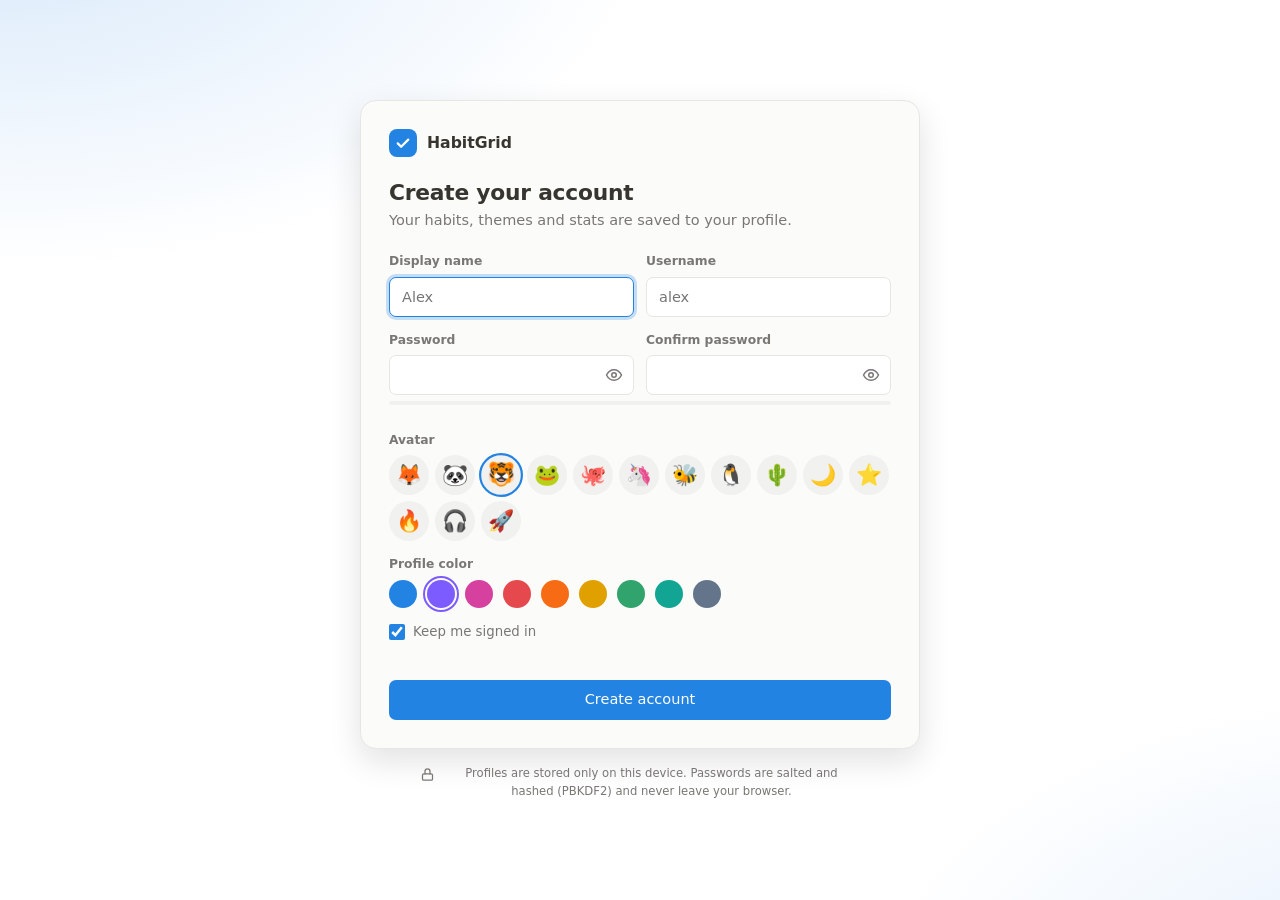
<file: index.html>
<!doctype html>
<html lang="en">
<head>
  <meta charset="utf-8">
  <meta name="viewport" content="width=device-width, initial-scale=1, viewport-fit=cover">
  <title>HabitGrid</title>
  <meta name="description" content="A tiny, private habit tracker with a monthly grid, charts, profiles and themes.">
  <meta name="theme-color" content="#191919">
  <link rel="manifest" href="manifest.webmanifest">
  <link rel="icon" href="icon.svg" type="image/svg+xml">
  <link rel="apple-touch-icon" href="icon.svg">
  <link rel="stylesheet" href="css/style.css">
  <script>
    // Apply the last-used theme before first paint so there's no flash of the wrong colors.
    (function () {
      try {
        var l = JSON.parse(localStorage.getItem('hg.look') || '{}'), d = document.documentElement, t = l.theme || 'system';
        if (t === 'system') t = matchMedia('(prefers-color-scheme: light)').matches ? 'paper' : 'midnight';
        d.dataset.theme = t;
        ['font', 'size', 'density', 'radius', 'cb', 'motion'].forEach(function (k) { if (l[k]) d.dataset[k] = l[k]; });
        if (/^#[0-9a-f]{6}$/i.test(l.accent || '')) d.style.setProperty('--accent', l.accent);
      } catch (e) { /* first visit */ }
    })();
  </script>
</head>
<body>
  <div id="app"><noscript><p style="padding:24px">HabitGrid needs JavaScript to run.</p></noscript></div>
  <div id="modal-root" hidden></div>
  <div id="toast-root" role="status" aria-live="polite"></div>
  <input type="file" id="import-file" accept="application/json,.json" hidden>
  <script src="js/store.js"></script>
  <script src="js/auth.js"></script>
  <script src="js/charts.js"></script>
  <script src="js/chat.js"></script>
  <script src="js/app.js"></script>
</body>
</html>
</file>
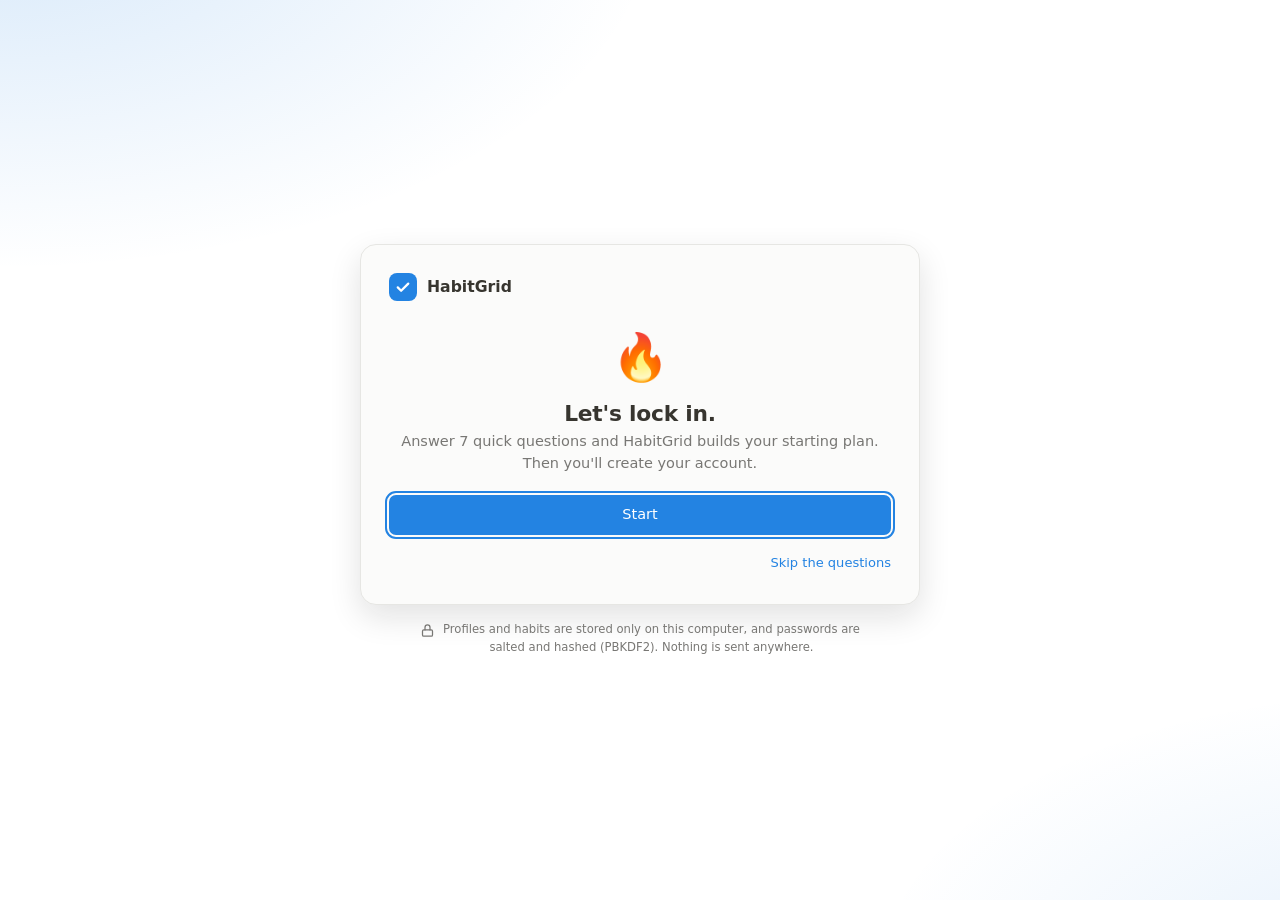
<file: web/index.html>
<!doctype html>
<html lang="en" class="booting">
<head>
  <meta charset="utf-8">
  <meta name="viewport" content="width=device-width, initial-scale=1">
  <title>HabitGrid</title>
  <link rel="stylesheet" href="css/style.css">
  <noscript><style>.booting body { opacity: 1; }</style></noscript>
</head>
<body>
  <!-- Hidden (class "booting") until the saved theme is applied, then faded in. -->
  <div id="app"><noscript><p style="padding:24px">HabitGrid needs JavaScript to run.</p></noscript></div>
  <div id="modal-root" hidden></div>
  <div id="toast-root" role="status" aria-live="polite"></div>
  <input type="file" id="import-file" accept="application/json,.json" hidden>
  <script src="js/store.js"></script>
  <script src="js/auth.js"></script>
  <script src="js/charts.js"></script>
  <script src="js/chat.js"></script>
  <script src="js/app.js"></script>
</body>
</html>
</file>
<file: css/style.css>
/* HabitGrid styles. Each theme is a set of color tokens on :root; components only read tokens. */

:root {
  --bg: #191919; --surface: #202020; --surface-2: #2a2a2a; --border: #303030;
  --text: #ebebea; --muted: #9b9a97; --faint: #5a5a58;
  --accent: #2383e2; --on-accent: #fff;
  --danger: #e5484d; --ok: #30a46c; --warn: #f5a524;
  --shadow: 0 12px 32px rgba(0, 0, 0, .4);
  --r: 10px; --r-sm: 7px;
  --fs: 14.5px; --cb: 20px; --cell: 30px; --row: 42px;
  --font: ui-sans-serif, system-ui, -apple-system, "Segoe UI", Roboto, "Helvetica Neue", Arial, sans-serif, "Apple Color Emoji", "Segoe UI Emoji";
  --move: 1; --ease: cubic-bezier(.2, .8, .2, 1);
  color-scheme: dark;
}
:root[data-theme="paper"] { --bg: #ffffff; --surface: #fbfbfa; --surface-2: #f1f1ef; --border: #e6e6e3; --text: #37352f; --muted: #787774; --faint: #c4c4c0; --shadow: 0 12px 32px rgba(15, 15, 15, .12); color-scheme: light; }
:root[data-theme="ocean"] { --bg: #0d1522; --surface: #132033; --surface-2: #1b2b44; --border: #22344f; --text: #e3ecf8; --muted: #8ea3c0; --faint: #3c5272; }
:root[data-theme="forest"] { --bg: #0f1712; --surface: #15211a; --surface-2: #1d2e23; --border: #26392d; --text: #e2eee6; --muted: #8eab97; --faint: #3e5a47; }
:root[data-theme="dusk"] { --bg: #1a1120; --surface: #24172b; --surface-2: #301f38; --border: #3b2844; --text: #f6e9f1; --muted: #b69bb3; --faint: #5d4566; }
:root[data-theme="sand"] { --bg: #f5f0e6; --surface: #fbf8f2; --surface-2: #eee6d6; --border: #e1d6c1; --text: #3a3125; --muted: #85775f; --faint: #cbbfa8; --shadow: 0 12px 32px rgba(60, 45, 20, .14); color-scheme: light; }
:root[data-theme="rose"] { --bg: #fff4f6; --surface: #fffafb; --surface-2: #fbe7ec; --border: #f2d3db; --text: #3d2930; --muted: #93707a; --faint: #e0bcc6; --shadow: 0 12px 32px rgba(90, 30, 50, .12); color-scheme: light; }
:root[data-theme="oled"] { --bg: #000; --surface: #0b0b0b; --surface-2: #171717; --border: #2a2a2a; --text: #fff; --muted: #a8a8a8; --faint: #4a4a4a; }

:root[data-font="rounded"] { --font: ui-rounded, "SF Pro Rounded", "Nunito", "Varela Round", "Segoe UI", system-ui, sans-serif, "Apple Color Emoji", "Segoe UI Emoji"; }
:root[data-font="serif"] { --font: ui-serif, "Iowan Old Style", Georgia, Cambria, "Times New Roman", serif, "Apple Color Emoji", "Segoe UI Emoji"; }
:root[data-font="mono"] { --font: ui-monospace, "Cascadia Code", "SF Mono", Menlo, Consolas, monospace, "Apple Color Emoji", "Segoe UI Emoji"; }
:root[data-size="s"] { --fs: 13px; }
:root[data-size="l"] { --fs: 16px; }
:root[data-density="compact"] { --cb: 17px; --cell: 25px; --row: 34px; }
:root[data-radius="sharp"] { --r: 3px; --r-sm: 2px; }
:root[data-radius="round"] { --r: 18px; --r-sm: 12px; }
:root[data-motion="reduced"] { --move: 0; }
:root[data-motion="off"] *, :root[data-motion="off"] *::before, :root[data-motion="off"] *::after { animation: none !important; transition: none !important; }

* { box-sizing: border-box; }
html { -webkit-text-size-adjust: 100%; }
body {
  margin: 0; min-height: 100vh; background: var(--bg); color: var(--text);
  font: var(--fs)/1.5 var(--font); -webkit-font-smoothing: antialiased;
  transition: background-color .35s, color .35s;
}
button, input, select, textarea { font: inherit; color: inherit; }
button { cursor: pointer; }
h1, h2, h3 { margin: 0; line-height: 1.25; letter-spacing: -.01em; }
h1 { font-size: 1.75em; font-weight: 700; }
h2 { font-size: 1.1em; font-weight: 600; }
h3 { font-size: .95em; font-weight: 600; }
p { margin: 0; }
[hidden] { display: none !important; }
.muted { color: var(--muted); }
.center { text-align: center; justify-content: center; }
.grow { flex: 1; }
.mono { font-family: ui-monospace, Consolas, monospace; letter-spacing: .05em; }
.ic { width: 18px; height: 18px; flex: none; }
:focus-visible { outline: 2px solid var(--accent); outline-offset: 2px; }

/* ---------- buttons & inputs ---------- */
.btn {
  display: inline-flex; align-items: center; justify-content: center; gap: 8px; height: 36px; padding: 0 14px;
  border-radius: var(--r-sm); border: 1px solid var(--border); background: var(--surface-2); font-weight: 500; white-space: nowrap;
  transition: background-color .15s, border-color .15s, transform .15s var(--ease), filter .15s;
}
.btn:hover { border-color: var(--faint); }
.btn:active { transform: scale(calc(1 - .03 * var(--move))); }
.btn.primary { background: var(--accent); border-color: transparent; color: var(--on-accent); }
.btn.primary:hover { filter: brightness(1.08); }
.btn.ghost { background: transparent; }
.btn.danger { color: var(--danger); }
.btn.danger.solid { background: var(--danger); border-color: transparent; color: #fff; }
.btn.sm { height: 30px; padding: 0 10px; font-size: .9em; }
.btn.block { width: 100%; height: 40px; }
.btn:disabled { opacity: .6; pointer-events: none; }
.btn.busy::after { content: ""; width: 14px; height: 14px; border-radius: 50%; border: 2px solid currentColor; border-right-color: transparent; animation: spin .7s linear infinite; }
.btn .ic { width: 16px; height: 16px; }
.icon-btn {
  display: inline-grid; place-items: center; width: 34px; height: 34px; padding: 0; flex: none;
  border: 0; border-radius: var(--r-sm); background: transparent; color: var(--muted);
  transition: background-color .15s, color .15s;
}
.icon-btn:hover { background: var(--surface-2); color: var(--text); }
.icon-btn:disabled { opacity: .3; pointer-events: none; }
.link-btn { border: 0; background: none; color: var(--accent); padding: 4px 0; font-weight: 500; }
.link-btn:hover { text-decoration: underline; }
.row-btns { display: flex; flex-wrap: wrap; gap: 8px; margin-top: 12px; }

.field { display: grid; gap: 6px; margin-bottom: 14px; min-width: 0; }
.field > span:first-child { font-size: .85em; font-weight: 600; color: var(--muted); }
.input {
  width: 100%; height: 40px; padding: 0 12px; border-radius: var(--r-sm); border: 1px solid var(--border);
  background: var(--bg); outline: none; transition: border-color .15s, box-shadow .15s;
}
.input:focus { border-color: var(--accent); box-shadow: 0 0 0 3px color-mix(in srgb, var(--accent) 25%, transparent); }
.pw { position: relative; display: block; }
.pw .input { padding-right: 42px; }
.pw .icon-btn { position: absolute; right: 3px; top: 3px; }
.pw .icon-btn[aria-pressed="true"] { color: var(--accent); }
.two { display: grid; grid-template-columns: 1fr 1fr; gap: 0 12px; }
.check { display: flex; align-items: center; gap: 8px; margin: 2px 0 12px; color: var(--muted); font-size: .92em; cursor: pointer; }
.check input { accent-color: var(--accent); width: 16px; height: 16px; margin: 0; }
.form-err { color: var(--danger); font-size: .9em; min-height: 1.4em; margin-bottom: 8px; }
.strength { height: 4px; border-radius: 4px; background: var(--surface-2); overflow: hidden; margin: -8px 0 4px; }
.strength i { display: block; height: 100%; width: 0; transition: width .3s var(--ease), background-color .3s; }
.strength-label { display: block; min-height: 1.2em; font-size: .8em; margin-bottom: 8px; }

/* ---------- shell ---------- */
.shell { display: grid; grid-template-columns: 236px minmax(0, 1fr); min-height: 100vh; }
.nav {
  position: sticky; top: 0; height: 100vh; display: flex; flex-direction: column; gap: 2px; padding: 18px 12px;
  background: var(--surface); border-right: 1px solid var(--border); transition: background-color .35s, border-color .35s;
}
.brand, .auth-brand { display: flex; align-items: center; gap: 10px; font-weight: 700; font-size: 1.08em; }
.brand { padding: 4px 10px 18px; }
.logo { width: 28px; height: 28px; border-radius: 8px; background: var(--accent); display: grid; place-items: center; flex: none; transition: background-color .35s; }
.logo svg { width: 18px; height: 18px; fill: none; stroke: var(--on-accent); stroke-width: 3; stroke-linecap: round; stroke-linejoin: round; }
.nav-link {
  display: flex; align-items: center; gap: 10px; padding: 8px 10px; border-radius: var(--r-sm);
  color: var(--muted); text-decoration: none; font-weight: 500; transition: background-color .2s, color .2s;
}
.nav-link:hover { background: var(--surface-2); color: var(--text); }
.nav-link[aria-current="page"] { background: color-mix(in srgb, var(--accent) 15%, transparent); color: var(--text); }
.nav-link[aria-current="page"] .ic { color: var(--accent); }
.nav-foot { margin-top: auto; display: flex; align-items: center; gap: 4px; padding-top: 12px; border-top: 1px solid var(--border); }
.me { flex: 1; display: flex; align-items: center; gap: 10px; min-width: 0; padding: 6px; border-radius: var(--r-sm); color: inherit; text-decoration: none; }
.me:hover { background: var(--surface-2); }
.me-txt { min-width: 0; }
.me b { display: block; font-size: .92em; overflow: hidden; text-overflow: ellipsis; white-space: nowrap; }
.me small { display: block; color: var(--muted); font-size: .8em; overflow: hidden; text-overflow: ellipsis; white-space: nowrap; }
.main { min-width: 0; padding: 32px clamp(16px, 4vw, 48px) 64px; }
.view { max-width: 1120px; margin: 0 auto; display: grid; gap: 20px; }

.avatar {
  --c: var(--accent); width: 32px; height: 32px; border-radius: 50%; display: grid; place-items: center; flex: none; line-height: 1; font-size: 17px;
  background: color-mix(in srgb, var(--c) 28%, var(--surface-2)); box-shadow: inset 0 0 0 2px color-mix(in srgb, var(--c) 65%, transparent);
}
.avatar.lg { width: 64px; height: 64px; font-size: 32px; }
.avatar.xl { width: 84px; height: 84px; font-size: 42px; }

.page-head { display: flex; align-items: flex-end; justify-content: space-between; gap: 12px 16px; flex-wrap: wrap; }
.page-head p { margin-top: 4px; }
.month-nav { display: flex; align-items: center; gap: 4px; flex-wrap: wrap; }
.month-title { min-width: 128px; text-align: center; font-weight: 600; }
.month-nav .btn.primary { margin-left: 8px; }
.card { background: var(--surface); border: 1px solid var(--border); border-radius: var(--r); padding: 20px; transition: background-color .35s, border-color .35s; }
.card > h2 { margin-bottom: 14px; }
.sec-head { display: flex; align-items: center; justify-content: space-between; gap: 12px; flex-wrap: wrap; margin-bottom: 16px; }
.note { margin-top: 12px; font-size: .85em; }

/* ---------- tracker grid ---------- */
.grid-wrap { overflow-x: auto; background: var(--surface); border: 1px solid var(--border); border-radius: var(--r); scrollbar-width: thin; transition: background-color .35s, border-color .35s; }
.grid { border-collapse: separate; border-spacing: 0; width: max-content; min-width: 100%; }
.grid th, .grid td { padding: 0; height: var(--row); border-bottom: 1px solid var(--border); text-align: center; font-weight: 400; }
.grid tbody tr:last-child > * { border-bottom: 0; }
.grid thead th { height: 50px; color: var(--muted); font-size: .78em; }
.grid .day { width: var(--cell); min-width: var(--cell); }
.grid .day span { display: block; opacity: .7; }
.grid .day b { display: block; width: 22px; margin: 0 auto; border-radius: 6px; font-weight: 600; transition: background-color .3s; }
.grid .day.we span { color: var(--accent); opacity: .8; }
.grid .day.today b { background: var(--accent); color: var(--on-accent); }
.grid td.today, .grid th.today { background: color-mix(in srgb, var(--accent) 9%, transparent); }
.hcell {
  position: sticky; left: 0; z-index: 2; background: var(--surface); text-align: left !important;
  min-width: 170px; max-width: 220px; padding: 0 8px 0 12px !important; border-right: 1px solid var(--border);
}
.grid thead .hcell, .grid thead .pcell { font-weight: 600; }
.pcell { position: sticky; right: 0; z-index: 2; background: var(--surface); border-left: 1px solid var(--border); padding: 0 12px !important; min-width: 84px; }
.habit-name {
  display: flex; align-items: center; gap: 8px; width: 100%; border: 0; background: none; padding: 4px 6px; margin-left: -6px;
  border-radius: 6px; text-align: left; font-weight: 500; transition: background-color .15s;
}
.habit-name:hover { background: var(--surface-2); }
.hi { width: 26px; height: 26px; display: grid; place-items: center; border-radius: 7px; flex: none; font-size: 15px; background: color-mix(in srgb, var(--hc) 22%, transparent); }
.hn { overflow: hidden; text-overflow: ellipsis; white-space: nowrap; }
.cb {
  width: var(--cb); height: var(--cb); padding: 0; margin: 0 auto; display: grid; place-items: center;
  border-radius: 5px; border: 1.6px solid var(--faint); background: transparent;
  transition: background-color .18s, border-color .18s;
}
:root[data-cb="circle"] .cb { border-radius: 50%; }
.cb:hover:not(:disabled) { border-color: var(--ck, var(--accent)); }
.cb svg { width: 74%; height: 74%; fill: none; stroke: var(--ck-on, var(--on-accent)); stroke-width: 3.4; stroke-linecap: round; stroke-linejoin: round; stroke-dasharray: 1; stroke-dashoffset: 1; transition: stroke-dashoffset .22s ease; }
.cb[aria-pressed="true"] { background: var(--ck, var(--accent)); border-color: var(--ck, var(--accent)); }
.cb[aria-pressed="true"] svg { stroke-dashoffset: 0; }
.cb:disabled { opacity: .25; cursor: default; }
.cb.pre:not([aria-pressed="true"]) { opacity: .45; border-style: dashed; }
.cb.pop { animation: pop .35s var(--ease); }
.pwrap { display: flex; align-items: center; justify-content: flex-end; gap: 8px; color: var(--muted); font-size: .9em; font-variant-numeric: tabular-nums; }
.grid tr.flash > * { animation: rowIn 1.2s var(--ease); }

.ring { display: block; flex: none; }
.ring circle { fill: none; }
.ring-bg { stroke: var(--border); }
.ring-fg { stroke: var(--rc, var(--accent)); stroke-linecap: round; transition: stroke-dashoffset .6s var(--ease), stroke-opacity .3s, stroke .35s; }
.enter .ring-fg, .anim .ring-fg { animation: ringIn 1s var(--ease) .1s backwards; }

.empty { text-align: center; padding: 48px 20px; display: grid; justify-items: center; gap: 8px; }
.empty p { max-width: 420px; }
.big-emoji { font-size: 46px; animation: float 3.2s ease-in-out infinite; }

/* ---------- monthly progress ---------- */
.tabs { display: inline-flex; gap: 2px; padding: 3px; background: var(--surface-2); border-radius: calc(var(--r-sm) + 3px); }
.tabs button {
  display: inline-flex; align-items: center; gap: 6px; border: 0; background: transparent; color: var(--muted);
  padding: 5px 12px; border-radius: var(--r-sm); font-weight: 500; font-size: .9em; transition: background-color .2s, color .2s, box-shadow .2s;
}
.tabs button[aria-selected="true"] { background: var(--surface); color: var(--text); box-shadow: 0 1px 4px rgba(0, 0, 0, .2); }
.tabs .ic { width: 15px; height: 15px; }

.chart-grid { display: grid; grid-template-columns: 200px minmax(0, 1fr); gap: 24px; align-items: center; }
.chart-grid.stack { grid-template-columns: minmax(0, 1fr); }
.donut { display: grid; justify-items: center; gap: 14px; }
.donut-ring { position: relative; width: max-content; }
.donut-txt { position: absolute; inset: 0; display: grid; place-content: center; text-align: center; line-height: 1.2; }
.donut-txt b { font-size: 1.9em; font-weight: 700; font-variant-numeric: tabular-nums; }
.donut-txt span { font-size: .78em; color: var(--muted); }
.legend { list-style: none; margin: 0; padding: 0; display: flex; gap: 14px; font-size: .85em; color: var(--muted); }
.legend b { color: var(--text); }
.dot { display: inline-block; width: 8px; height: 8px; border-radius: 50%; background: var(--border); margin-right: 6px; }
.dot.acc { background: var(--accent); }
.area svg { width: 100%; height: auto; display: block; overflow: visible; }
.area .gl { stroke: var(--border); stroke-dasharray: 3 4; }
.area .ax { fill: var(--muted); font-size: 11px; }
.area .line { fill: none; stroke: var(--accent); stroke-width: 2.2; stroke-linejoin: round; stroke-linecap: round; stroke-dasharray: 1; }
.area .fill { fill: url(#hgFill); }
.area .pt { fill: var(--surface); stroke: var(--accent); stroke-width: 2; }
.area .pt.today { fill: var(--accent); }
.area .pl { fill: var(--muted); font-size: 9.5px; text-anchor: middle; }
.enter .area .line, .anim .area .line { animation: draw 1.3s var(--ease) backwards; }
.enter .area .fill, .anim .area .fill { animation: fadeIn .9s ease .35s backwards; }
.enter .area .pt, .enter .area .pl, .anim .area .pt, .anim .area .pl { animation: fadeIn .4s ease backwards; animation-delay: calc(.3s + var(--i) * 25ms); }

.sub { margin: 26px 0 12px; color: var(--muted); font-size: .78em; text-transform: uppercase; letter-spacing: .07em; }
.bars { display: grid; gap: 10px; }
.bar-row { display: grid; grid-template-columns: minmax(110px, 200px) 1fr 44px; align-items: center; gap: 12px; font-size: .92em; }
.bar-name { overflow: hidden; text-overflow: ellipsis; white-space: nowrap; }
.bar { height: 8px; border-radius: 8px; background: var(--surface-2); overflow: hidden; }
.bar i { display: block; height: 100%; border-radius: inherit; transition: width .6s var(--ease); }
.enter .bar i, .anim .bar i { animation: grow .9s var(--ease) backwards; animation-delay: calc(.2s + var(--i) * 70ms); }
.bar-row b { text-align: right; font-weight: 600; font-variant-numeric: tabular-nums; }

.cal { display: grid; grid-template-columns: repeat(7, minmax(0, 1fr)); gap: 6px; }
.cal-h { font-size: .75em; color: var(--muted); text-align: center; padding-bottom: 4px; font-weight: 600; }
.cal-d {
  height: 66px; display: flex; flex-direction: column; justify-content: space-between; align-items: flex-start; padding: 6px 8px;
  border-radius: var(--r-sm); border: 1px solid var(--border); text-align: left;
  background: color-mix(in srgb, var(--accent) var(--mix, 0%), var(--surface));
  transition: transform .15s var(--ease), border-color .15s, background-color .3s;
}
.cal-d:hover:not(:disabled) { transform: translateY(calc(-2px * var(--move))); border-color: var(--accent); }
.cal-d b { font-size: .9em; }
.cal-d span { font-size: .75em; opacity: .85; font-variant-numeric: tabular-nums; }
.cal-d.hot { color: var(--on-accent); }
.cal-d.is-today { box-shadow: inset 0 0 0 2px var(--accent); }
.cal-d:disabled { opacity: .4; cursor: default; }
.enter .cal-d, .anim .cal-d { animation: popIn .4s var(--ease) backwards; animation-delay: calc(var(--i) * 12ms); }

.table-wrap { overflow-x: auto; }
.stats-table { width: 100%; border-collapse: collapse; font-size: .92em; }
.stats-table th { text-align: left; color: var(--muted); font-weight: 600; font-size: .85em; padding: 8px 10px; border-bottom: 1px solid var(--border); }
.stats-table td { padding: 10px; border-bottom: 1px solid var(--border); font-variant-numeric: tabular-nums; white-space: nowrap; }
.stats-table tr:last-child td { border-bottom: 0; }
.stats-table .num { text-align: right; }
.enter .stats-table tbody tr, .anim .stats-table tbody tr { animation: rise .4s var(--ease) backwards; animation-delay: calc(var(--i) * 50ms); }

/* ---------- today ---------- */
.inline-switch { display: flex; align-items: center; gap: 10px; color: var(--muted); font-size: .92em; }
.today-hero { display: flex; align-items: center; gap: 28px; flex-wrap: wrap; }
.hero-text { flex: 1; min-width: 200px; display: grid; gap: 6px; }
.hero-text h2 { font-size: 1.35em; }
.focus-list { list-style: none; margin: 0; padding: 0; display: grid; gap: 10px; grid-template-columns: repeat(auto-fill, minmax(260px, 1fr)); }
.focus-list.one { grid-template-columns: 1fr; }
.focus-list li.gone { display: none; }
.focus-list li.vanish { animation: vanish .35s var(--ease) forwards; }
.focus-item {
  width: 100%; display: flex; align-items: center; gap: 14px; padding: 14px 16px; text-align: left;
  border-radius: var(--r); border: 1px solid var(--border); background: var(--surface);
  transition: transform .2s var(--ease), border-color .2s, background-color .25s;
}
.focus-item:hover { transform: translateY(calc(-2px * var(--move))); border-color: var(--faint); }
.focus-list.one .focus-item { padding: 10px 12px; }
.fi-icon { width: 42px; height: 42px; border-radius: 12px; display: grid; place-items: center; flex: none; font-size: 22px; background: color-mix(in srgb, var(--hc) 20%, transparent); }
.fi-text { flex: 1; min-width: 0; }
.fi-text b { display: block; font-weight: 600; overflow: hidden; text-overflow: ellipsis; white-space: nowrap; transition: color .2s; }
.fi-text small { color: var(--muted); }
.fi-check { width: 30px; height: 30px; border-radius: 50%; border: 2px solid var(--faint); display: grid; place-items: center; flex: none; transition: background-color .2s, border-color .2s; }
.fi-check svg { width: 16px; height: 16px; fill: none; stroke: var(--hc-on, #fff); stroke-width: 3.4; stroke-linecap: round; stroke-linejoin: round; stroke-dasharray: 1; stroke-dashoffset: 1; transition: stroke-dashoffset .25s ease .05s; }
.focus-item.done { background: color-mix(in srgb, var(--hc) 10%, var(--surface)); border-color: color-mix(in srgb, var(--hc) 45%, var(--border)); }
.focus-item.done .fi-check { background: var(--hc); border-color: var(--hc); }
.focus-item.done .fi-check svg { stroke-dashoffset: 0; }
.focus-item.done .fi-text b { color: var(--muted); }
.focus-item.pop .fi-check { animation: pop .4s var(--ease); }
.enter .focus-list li { animation: rise .45s var(--ease) backwards; animation-delay: calc(.1s + var(--i) * 45ms); }
.modal .focus-list li { animation: rise .35s var(--ease) backwards; animation-delay: calc(var(--i) * 35ms); }

/* ---------- profile ---------- */
.profile-card { display: flex; align-items: center; gap: 20px; flex-wrap: wrap; }
.pc-info { flex: 1; min-width: 200px; }
.pc-info h2 { font-size: 1.4em; }
.bio { margin-top: 8px; }
.stats { display: grid; grid-template-columns: repeat(4, minmax(0, 1fr)); gap: 12px; }
.stat { background: var(--surface); border: 1px solid var(--border); border-radius: var(--r); padding: 16px; }
.stat b { display: block; font-size: 1.8em; font-weight: 700; font-variant-numeric: tabular-nums; }
.stat span { color: var(--muted); font-size: .85em; }
.badges { display: grid; grid-template-columns: repeat(auto-fill, minmax(170px, 1fr)); gap: 10px; }
.badge { display: flex; gap: 10px; align-items: center; padding: 12px; border-radius: var(--r-sm); border: 1px solid var(--border); background: var(--bg); }
.badge .be { font-size: 24px; }
.badge b { display: block; font-size: .9em; }
.badge small { display: block; color: var(--muted); font-size: .78em; line-height: 1.3; }
.badge.locked { opacity: .45; }
.badge.locked .be { filter: grayscale(1); }
.badge.new { animation: glow 1.4s ease 2; }
.enter .badge { animation: popIn .4s var(--ease) backwards; animation-delay: calc(.2s + var(--i) * 50ms); }
.enter .badge.new { animation: popIn .4s var(--ease) backwards, glow 1.4s ease .6s 2; }
.menu { display: grid; }
.menu-item {
  display: flex; align-items: center; gap: 14px; width: 100%; padding: 12px 6px; text-align: left;
  border: 0; border-bottom: 1px solid var(--border); background: none; border-radius: 0;
  transition: background-color .15s, padding .2s var(--ease);
}
.menu-item:last-child { border-bottom: 0; }
.menu-item:hover { background: var(--surface-2); padding-left: calc(6px + 6px * var(--move)); }
.menu-item b { display: block; font-weight: 500; }
.menu-item small { display: block; color: var(--muted); font-size: .84em; }
.menu-item > .ic { color: var(--muted); }
.menu-item.danger, .menu-item.danger > .ic { color: var(--danger); }

/* ---------- personalize ---------- */
.themes { display: grid; grid-template-columns: repeat(auto-fill, minmax(118px, 1fr)); gap: 10px; }
.theme-card {
  display: grid; gap: 8px; padding: 8px; text-align: left; font-weight: 500; font-size: .9em;
  border: 1px solid var(--border); border-radius: var(--r); background: var(--bg);
  transition: border-color .2s, transform .2s var(--ease), box-shadow .2s;
}
.theme-card:hover { transform: translateY(calc(-2px * var(--move))); }
.theme-card[aria-pressed="true"] { border-color: var(--accent); box-shadow: 0 0 0 2px var(--accent); }
.tc-prev { position: relative; height: 62px; border-radius: calc(var(--r) - 4px); background: var(--tb); overflow: hidden; box-shadow: inset 0 0 0 1px rgba(127, 127, 127, .25); }
.tc-prev i { position: absolute; border-radius: 3px; }
.tc-prev .s { left: 0; top: 0; bottom: 0; width: 28%; background: var(--ts); border-radius: 0; opacity: .9; }
.tc-prev .l1 { left: 36%; top: 14px; width: 46%; height: 6px; background: var(--tt); opacity: .8; }
.tc-prev .l2 { left: 36%; top: 26px; width: 30%; height: 6px; background: var(--tt); opacity: .4; }
.tc-prev .a { left: 36%; bottom: 10px; width: 14px; height: 14px; border-radius: 4px; background: var(--accent); }

.swatches { display: flex; flex-wrap: wrap; gap: 10px; }
.sw {
  position: relative; width: 28px; height: 28px; padding: 0; border: 0; border-radius: 50%; flex: none;
  background: var(--c); cursor: pointer; transition: transform .15s var(--ease);
}
.swatches.big .sw { width: 36px; height: 36px; }
.sw:hover { transform: scale(calc(1 + .1 * var(--move))); }
.sw input { position: absolute; inset: 0; width: 100%; height: 100%; margin: 0; opacity: 0; cursor: pointer; }
.sw i { position: absolute; inset: -4px; border-radius: 50%; border: 2px solid transparent; pointer-events: none; transition: border-color .15s; }
.sw[aria-pressed="true"] i, .sw[data-on="true"] i, .sw input:checked + i { border-color: var(--c, var(--text)); }
.sw:focus-within i { border-color: var(--text); }
.sw.custom { background: conic-gradient(#e5484d, #f5c542, #30a46c, #12a594, #2383e2, #7c5cff, #d6409f, #e5484d); --c: var(--text); }

.seg { display: inline-flex; flex-wrap: wrap; gap: 2px; padding: 3px; border-radius: calc(var(--r-sm) + 3px); background: var(--surface-2); }
.seg button { border: 0; background: transparent; padding: 5px 12px; border-radius: var(--r-sm); color: var(--muted); font-size: .9em; font-weight: 500; transition: background-color .2s, color .2s; }
.seg button:hover { color: var(--text); }
.seg button[aria-checked="true"] { background: var(--accent); color: var(--on-accent); }
.switch { position: relative; width: 42px; height: 24px; padding: 0; border: 0; border-radius: 99px; background: var(--faint); flex: none; transition: background-color .2s; }
.switch i { position: absolute; top: 3px; left: 3px; width: 18px; height: 18px; border-radius: 50%; background: #fff; box-shadow: 0 1px 3px rgba(0, 0, 0, .3); transition: transform .25s var(--ease); }
.switch[aria-checked="true"] { background: var(--accent); }
.switch[aria-checked="true"] i { transform: translateX(18px); }
.set-row { display: flex; align-items: center; justify-content: space-between; gap: 10px 16px; flex-wrap: wrap; padding: 12px 0; border-bottom: 1px solid var(--border); }
.set-row:last-child { border-bottom: 0; padding-bottom: 0; }
.set-row b { display: block; font-weight: 500; }
.set-row small { display: block; color: var(--muted); font-size: .84em; }
.meter { height: 8px; border-radius: 8px; background: var(--surface-2); overflow: hidden; margin-bottom: 10px; }
.meter i { display: block; height: 100%; border-radius: inherit; background: var(--accent); animation: grow 1s var(--ease) backwards; }

/* ---------- modal & pickers ---------- */
#modal-root { position: fixed; inset: 0; z-index: 50; display: grid; place-items: center; padding: 16px; }
.backdrop { position: absolute; inset: 0; background: rgba(0, 0, 0, .5); backdrop-filter: blur(3px); animation: fadeIn .2s ease; }
.modal {
  position: relative; width: min(460px, 100%); max-height: calc(100vh - 32px); overflow: auto; padding: 20px;
  background: var(--surface); border: 1px solid var(--border); border-radius: calc(var(--r) + 4px); box-shadow: var(--shadow);
  animation: modalIn .28s var(--ease);
}
.modal.wide { width: min(560px, 100%); }
#modal-root.closing .backdrop { animation: fadeOut .18s ease forwards; }
#modal-root.closing .modal { animation: modalOut .18s ease forwards; }
.modal-head { display: flex; align-items: center; justify-content: space-between; gap: 12px; margin-bottom: 14px; }
.modal-foot { display: flex; align-items: center; gap: 8px; flex-wrap: wrap; margin-top: 18px; }
.emoji-grid { display: grid; grid-template-columns: repeat(auto-fill, minmax(38px, 1fr)); gap: 6px; }
.emo {
  height: 38px; padding: 0; display: grid; place-items: center; font-size: 19px; border-radius: var(--r-sm);
  border: 1px solid var(--border); background: var(--bg); transition: transform .15s var(--ease), border-color .15s, background-color .15s;
}
.emo:hover { transform: scale(calc(1 + .08 * var(--move))); }
.emo[aria-pressed="true"] { border-color: var(--accent); box-shadow: 0 0 0 1px var(--accent); background: color-mix(in srgb, var(--accent) 14%, var(--bg)); }
.emo-custom { grid-column: span 2; height: 38px; min-width: 0; text-align: center; font-size: 18px; border-radius: var(--r-sm); border: 1px dashed var(--faint); background: var(--bg); outline: none; }
.emo-custom:focus { border-color: var(--accent); border-style: solid; }
.avatars { display: flex; flex-wrap: wrap; gap: 6px; }
.av-opt { position: relative; cursor: pointer; }
.av-opt input { position: absolute; inset: 0; margin: 0; opacity: 0; cursor: pointer; }
.av-opt span { width: 40px; height: 40px; border-radius: 50%; display: grid; place-items: center; font-size: 21px; background: var(--surface-2); border: 2px solid transparent; transition: transform .15s var(--ease), border-color .15s; }
.av-opt input:checked + span { border-color: var(--accent); transform: scale(calc(1 + .1 * var(--move))); }
.av-opt input:focus-visible + span { outline: 2px solid var(--accent); outline-offset: 2px; }
.code-box {
  margin: 14px 0; padding: 16px; text-align: center; user-select: all; border-radius: var(--r);
  font: 600 1.35em ui-monospace, Consolas, monospace; letter-spacing: .08em;
  border: 1px dashed var(--accent); background: color-mix(in srgb, var(--accent) 8%, var(--bg));
}

/* ---------- auth ---------- */
.auth {
  min-height: 100vh; display: grid; place-items: center; align-content: center; gap: 16px; padding: 32px 16px;
  background:
    radial-gradient(1100px 600px at 0% -10%, color-mix(in srgb, var(--accent) 18%, transparent), transparent 60%),
    radial-gradient(900px 500px at 110% 110%, color-mix(in srgb, var(--accent) 12%, transparent), transparent 60%);
}
.auth-card { width: min(440px, 100%); padding: 28px; background: var(--surface); border: 1px solid var(--border); border-radius: calc(var(--r) + 6px); box-shadow: var(--shadow); animation: modalIn .45s var(--ease); }
.auth-card.wide { width: min(560px, 100%); }
.auth-brand { margin-bottom: 22px; }
.auth h1 { font-size: 1.5em; }
.auth-sub { color: var(--muted); margin: 4px 0 20px; }
.auth-foot { max-width: 440px; text-align: center; color: var(--muted); font-size: .8em; display: flex; gap: 8px; align-items: flex-start; }
.auth-foot .ic { width: 15px; height: 15px; margin-top: 2px; }
.auth-links { display: flex; justify-content: space-between; gap: 10px; flex-wrap: wrap; margin-top: 14px; font-size: .9em; }
.auth-card .row-btns { margin: 0 0 16px; }
.who { display: flex; align-items: center; gap: 14px; margin-bottom: 20px; }
.profiles { display: grid; grid-template-columns: repeat(auto-fill, minmax(118px, 1fr)); gap: 10px; margin-bottom: 6px; }
.profile-tile {
  display: grid; justify-items: center; gap: 6px; padding: 16px 8px; min-width: 0;
  border-radius: var(--r); border: 1px solid var(--border); background: var(--bg);
  transition: transform .2s var(--ease), border-color .2s; animation: rise .4s var(--ease) backwards; animation-delay: calc(.1s + var(--i) * 60ms);
}
.profile-tile:hover { transform: translateY(calc(-3px * var(--move))); border-color: var(--c, var(--accent)); }
.profile-tile b { max-width: 100%; font-size: .92em; overflow: hidden; text-overflow: ellipsis; white-space: nowrap; }
.profile-tile small { color: var(--muted); font-size: .78em; }
.profile-tile.add .avatar { background: transparent; box-shadow: inset 0 0 0 2px var(--border); color: var(--muted); }
.profile-tile.add .ic { width: 26px; height: 26px; }
.shake { animation: shake .4s ease; }

/* ---------- toast & confetti ---------- */
#toast-root { position: fixed; z-index: 70; left: 50%; bottom: 24px; transform: translateX(-50%); display: grid; gap: 8px; justify-items: center; pointer-events: none; width: max-content; max-width: calc(100vw - 32px); }
.toast { padding: 10px 16px; border-radius: 99px; background: var(--text); color: var(--bg); font-weight: 500; font-size: .92em; box-shadow: var(--shadow); text-align: center; animation: toastIn .3s var(--ease); }
.toast.out { animation: toastOut .3s ease forwards; }
.confetti { position: fixed; inset: 0; z-index: 60; overflow: hidden; pointer-events: none; }
.confetti i { position: absolute; top: -14px; left: var(--x); width: 8px; height: 12px; border-radius: 2px; animation: fall var(--d) cubic-bezier(.3, .5, .6, 1) var(--delay) forwards; }

/* ---------- page entrance ---------- */
.view.enter > * { animation: rise .45s var(--ease) backwards; }
.view.enter > :nth-child(2) { animation-delay: .05s; }
.view.enter > :nth-child(3) { animation-delay: .1s; }
.view.enter > :nth-child(4) { animation-delay: .15s; }
.view.enter > :nth-child(n + 5) { animation-delay: .2s; }

@keyframes rise { from { opacity: 0; transform: translateY(calc(10px * var(--move))); } }
@keyframes fadeIn { from { opacity: 0; } }
@keyframes fadeOut { to { opacity: 0; } }
@keyframes pop { 40% { transform: scale(calc(1 + .25 * var(--move))); } }
@keyframes popIn { from { opacity: 0; transform: scale(calc(1 - .1 * var(--move))); } }
@keyframes ringIn { from { stroke-dashoffset: 100; } }
@keyframes draw { from { stroke-dashoffset: 1; } }
@keyframes grow { from { width: 0; } }
@keyframes spin { to { transform: rotate(360deg); } }
@keyframes float { 50% { transform: translateY(calc(-6px * var(--move))); } }
@keyframes shake { 20%, 60% { transform: translateX(calc(-6px * var(--move))); } 40%, 80% { transform: translateX(calc(6px * var(--move))); } }
@keyframes modalIn { from { opacity: 0; transform: translateY(calc(14px * var(--move))) scale(calc(1 - .03 * var(--move))); } }
@keyframes modalOut { to { opacity: 0; transform: translateY(calc(8px * var(--move))) scale(calc(1 - .02 * var(--move))); } }
@keyframes toastIn { from { opacity: 0; transform: translateY(calc(12px * var(--move))); } }
@keyframes toastOut { to { opacity: 0; transform: translateY(calc(8px * var(--move))); } }
@keyframes vanish { to { opacity: 0; transform: scale(calc(1 - .05 * var(--move))); } }
@keyframes glow { 50% { box-shadow: 0 0 0 3px color-mix(in srgb, var(--accent) 45%, transparent); } }
@keyframes rowIn { from { background-color: color-mix(in srgb, var(--accent) 25%, var(--surface)); } }
@keyframes fall { to { transform: translate(var(--dx), 105vh) rotate(var(--r)); } }

/* ---------- small screens ---------- */
@media (max-width: 760px) {
  .shell { grid-template-columns: minmax(0, 1fr); }
  .nav {
    position: fixed; z-index: 30; inset: auto 0 0 0; height: auto; flex-direction: row; justify-content: space-around;
    padding: 6px 8px calc(6px + env(safe-area-inset-bottom)); border-right: 0; border-top: 1px solid var(--border);
    background: color-mix(in srgb, var(--surface) 92%, transparent); backdrop-filter: blur(12px);
  }
  .brand, .nav-foot { display: none; }
  .nav-link { flex: 1; flex-direction: column; align-items: center; gap: 2px; padding: 6px 4px; font-size: .72em; }
  .nav-link .ic { width: 20px; height: 20px; }
  .main { padding: 20px 16px 96px; }
  h1 { font-size: 1.5em; }
  .hcell { min-width: 118px; max-width: 132px; padding: 0 4px 0 8px !important; }
  .hi { width: 22px; height: 22px; font-size: 13px; }
  .pcell { min-width: 0; padding: 0 8px !important; }
  .pwrap { gap: 5px; font-size: .82em; }
  .stats { grid-template-columns: repeat(2, minmax(0, 1fr)); }
  .bar-row { grid-template-columns: minmax(90px, 130px) 1fr 40px; }
  #toast-root { bottom: calc(84px + env(safe-area-inset-bottom)); }
}
@media (max-width: 520px) {
  .two { grid-template-columns: minmax(0, 1fr); }
  .auth-card { padding: 22px 18px; }
  .month-nav { width: 100%; }
  .month-nav .btn.primary { margin-left: auto; }
  .month-title { min-width: 0; flex: 1; }
  .cal { gap: 4px; }
  .cal-d { height: auto; aspect-ratio: 1; padding: 4px 5px; }
  .cal-d span { display: none; }
  #modal-root { place-items: end center; padding: 0; }
  .modal, .modal.wide { width: 100%; max-height: 88vh; border-radius: 18px 18px 0 0; padding-bottom: calc(20px + env(safe-area-inset-bottom)); }
}

/* ---------- assistant (chat) ---------- */
.chat-fab {
  position: fixed; z-index: 40; right: 24px; bottom: 24px; display: flex; align-items: center; gap: 8px;
  height: 48px; padding: 0 18px 0 14px; border: 0; border-radius: 99px; font-weight: 600;
  background: var(--accent); color: var(--on-accent); box-shadow: var(--shadow);
  transition: transform .2s var(--ease), filter .2s; animation: popIn .35s var(--ease) .3s backwards;
}
.chat-fab:hover { filter: brightness(1.08); transform: translateY(calc(-2px * var(--move))); }
.chat-fab .ic { width: 22px; height: 22px; }
.chat {
  position: fixed; z-index: 40; right: 20px; bottom: 20px; width: min(400px, calc(100vw - 40px)); height: min(640px, calc(100vh - 40px));
  display: flex; flex-direction: column; overflow: hidden;
  background: var(--surface); border: 1px solid var(--border); border-radius: calc(var(--r) + 6px); box-shadow: var(--shadow);
  transform-origin: bottom right; animation: chatIn .28s var(--ease);
}
.chat-head { display: flex; align-items: center; gap: 6px; padding: 10px 8px 10px 14px; border-bottom: 1px solid var(--border); }
.chat-badge { width: 30px; height: 30px; border-radius: 9px; display: grid; place-items: center; flex: none; background: var(--accent); color: var(--on-accent); }
.chat-badge .ic { width: 17px; height: 17px; }
.chat-title { flex: 1; min-width: 0; margin-left: 4px; }
.chat-title b { display: block; font-size: .98em; }
.chat-title small { display: block; color: var(--muted); font-size: .78em; overflow: hidden; text-overflow: ellipsis; white-space: nowrap; }
.chat-body { flex: 1; overflow-y: auto; padding: 14px; display: flex; flex-direction: column; gap: 8px; overscroll-behavior: contain; }
.chat-body.pad { padding: 16px; display: block; }
.cm { display: flex; animation: rise .25s var(--ease) backwards; }
.cm.user { justify-content: flex-end; }
.cm .bubble { max-width: 86%; padding: 9px 13px; border-radius: 16px; line-height: 1.45; overflow-wrap: anywhere; }
.cm.user .bubble { background: var(--accent); color: var(--on-accent); border-bottom-right-radius: 5px; }
.cm.bot .bubble, .cm.err .bubble { background: var(--surface-2); border-bottom-left-radius: 5px; }
.cm.err .bubble { background: color-mix(in srgb, var(--danger) 14%, var(--surface-2)); }
.cm .bubble p + p, .cm .bubble p + ul, .cm .bubble ul + p { margin-top: 6px; }
.cm .bubble ul { margin: 4px 0 0; padding-left: 18px; }
.cm .bubble li + li { margin-top: 2px; }
.cm .bubble code { font: .9em ui-monospace, Consolas, monospace; padding: 1px 5px; border-radius: 5px; background: color-mix(in srgb, var(--text) 10%, transparent); }
.cm .bubble .btn { margin-top: 8px; }
.cm.act { align-self: flex-start; max-width: 92%; font-size: .82em; color: var(--muted); padding: 3px 10px; border: 1px dashed var(--border); border-radius: 99px; }
.cm.act.warn { color: var(--warn); border-color: color-mix(in srgb, var(--warn) 45%, transparent); }
.typing { display: flex; gap: 4px; padding: 13px 14px !important; }
.typing i { width: 7px; height: 7px; border-radius: 50%; background: var(--muted); animation: blink 1.2s infinite ease-in-out; }
.typing i:nth-child(2) { animation-delay: .15s; }
.typing i:nth-child(3) { animation-delay: .3s; }
.chat-empty { margin: auto 0; text-align: center; display: grid; justify-items: center; gap: 8px; padding: 8px 4px; }
.chat-empty .muted { font-size: .9em; max-width: 320px; }
.chat-hello { width: 52px; height: 52px; border-radius: 16px; display: grid; place-items: center; background: color-mix(in srgb, var(--accent) 16%, transparent); color: var(--accent); animation: float 3s ease-in-out infinite; }
.chat-hello .ic { width: 28px; height: 28px; }
.chips { display: flex; flex-wrap: wrap; justify-content: center; gap: 6px; margin-top: 6px; }
.chip { padding: 6px 12px; border-radius: 99px; border: 1px solid var(--border); background: var(--bg); font-size: .86em; transition: border-color .15s, transform .15s var(--ease); }
.chip:hover { border-color: var(--accent); transform: translateY(calc(-1px * var(--move))); }
.chat-input { display: flex; align-items: flex-end; gap: 8px; padding: 10px; border-top: 1px solid var(--border); }
.chat-input textarea {
  flex: 1; min-width: 0; resize: none; min-height: 40px; max-height: 140px; padding: 9px 12px; line-height: 1.4;
  border-radius: 20px; border: 1px solid var(--border); background: var(--bg); outline: none; transition: border-color .15s, box-shadow .15s;
}
.chat-input textarea:focus { border-color: var(--accent); box-shadow: 0 0 0 3px color-mix(in srgb, var(--accent) 25%, transparent); }
.chat-input .btn { width: 40px; height: 40px; padding: 0; border-radius: 50%; justify-content: center; flex: none; }
.chat-input .btn.busy::after { display: none; }
.ai-seg { display: flex; padding: 3px; gap: 3px; border-radius: var(--r-sm); background: var(--surface-2); }
.ai-seg label { flex: 1; position: relative; cursor: pointer; }
.ai-seg input { position: absolute; inset: 0; margin: 0; opacity: 0; cursor: pointer; }
.ai-seg span { display: block; text-align: center; padding: 6px 8px; border-radius: calc(var(--r-sm) - 2px); font-weight: 500; color: var(--muted); transition: background-color .15s, color .15s; }
.ai-seg input:checked + span { background: var(--surface); color: var(--text); box-shadow: 0 1px 3px rgba(0, 0, 0, .2); }
.ai-seg input:focus-visible + span { outline: 2px solid var(--accent); outline-offset: 1px; }
.ai-prov { border: 0; margin: 0; padding: 0; min-width: 0; }
.ai-prov .field small a { color: var(--accent); }
.ai-prov .row-btns { margin: 0 0 6px; }
.chat-settings .small, .chat-settings .small .ic { font-size: .84em; }
.chat-settings .small .ic { width: 13px; height: 13px; vertical-align: -2px; }
.chat-settings > p { margin-bottom: 12px; }
.adv { margin: -4px 0 14px; }
.adv summary { cursor: pointer; color: var(--muted); font-size: .86em; margin-bottom: 10px; }
.ai-status:empty { display: none; }
.ai-status.ok { color: var(--ok); }
.ai-status.bad { color: var(--danger); }
@keyframes chatIn { from { opacity: 0; transform: translateY(calc(16px * var(--move))) scale(calc(1 - .04 * var(--move))); } }
@keyframes blink { 0%, 80%, 100% { opacity: .3; transform: scale(.8); } 40% { opacity: 1; transform: scale(1); } }

@media (max-width: 760px) {
  .chat-fab { right: 16px; bottom: calc(76px + env(safe-area-inset-bottom)); height: 48px; width: 48px; padding: 0; justify-content: center; }
  .chat-fab span { display: none; }
  .chat {
    inset: 0; width: auto; height: auto; border-radius: 0; border: 0;
    padding: env(safe-area-inset-top) 0 env(safe-area-inset-bottom); transform-origin: bottom center;
  }
  body.chat-open { overflow: hidden; }
}
</file>
<file: web/css/style.css>
/* HabitGrid styles. Each theme is a set of color tokens on :root; components only read tokens. */

:root {
  --bg: #191919; --surface: #202020; --surface-2: #2a2a2a; --border: #303030;
  --text: #ebebea; --muted: #9b9a97; --faint: #5a5a58;
  --accent: #2383e2; --on-accent: #fff;
  --danger: #e5484d; --ok: #30a46c; --warn: #f5a524;
  --shadow: 0 12px 32px rgba(0, 0, 0, .4);
  --r: 10px; --r-sm: 7px;
  --fs: 14.5px; --cb: 20px; --cell: 30px; --row: 42px;
  --font: ui-sans-serif, system-ui, -apple-system, "Segoe UI", Roboto, "Helvetica Neue", Arial, sans-serif, "Apple Color Emoji", "Segoe UI Emoji";
  --move: 1; --ease: cubic-bezier(.2, .8, .2, 1);
  color-scheme: dark;
}
:root[data-theme="paper"] { --bg: #ffffff; --surface: #fbfbfa; --surface-2: #f1f1ef; --border: #e6e6e3; --text: #37352f; --muted: #787774; --faint: #c4c4c0; --shadow: 0 12px 32px rgba(15, 15, 15, .12); color-scheme: light; }
:root[data-theme="ocean"] { --bg: #0d1522; --surface: #132033; --surface-2: #1b2b44; --border: #22344f; --text: #e3ecf8; --muted: #8ea3c0; --faint: #3c5272; }
:root[data-theme="forest"] { --bg: #0f1712; --surface: #15211a; --surface-2: #1d2e23; --border: #26392d; --text: #e2eee6; --muted: #8eab97; --faint: #3e5a47; }
:root[data-theme="dusk"] { --bg: #1a1120; --surface: #24172b; --surface-2: #301f38; --border: #3b2844; --text: #f6e9f1; --muted: #b69bb3; --faint: #5d4566; }
:root[data-theme="sand"] { --bg: #f5f0e6; --surface: #fbf8f2; --surface-2: #eee6d6; --border: #e1d6c1; --text: #3a3125; --muted: #85775f; --faint: #cbbfa8; --shadow: 0 12px 32px rgba(60, 45, 20, .14); color-scheme: light; }
:root[data-theme="rose"] { --bg: #fff4f6; --surface: #fffafb; --surface-2: #fbe7ec; --border: #f2d3db; --text: #3d2930; --muted: #93707a; --faint: #e0bcc6; --shadow: 0 12px 32px rgba(90, 30, 50, .12); color-scheme: light; }
:root[data-theme="oled"] { --bg: #000; --surface: #0b0b0b; --surface-2: #171717; --border: #2a2a2a; --text: #fff; --muted: #a8a8a8; --faint: #4a4a4a; }

:root[data-font="rounded"] { --font: ui-rounded, "SF Pro Rounded", "Nunito", "Varela Round", "Segoe UI", system-ui, sans-serif, "Apple Color Emoji", "Segoe UI Emoji"; }
:root[data-font="serif"] { --font: ui-serif, "Iowan Old Style", Georgia, Cambria, "Times New Roman", serif, "Apple Color Emoji", "Segoe UI Emoji"; }
:root[data-font="mono"] { --font: ui-monospace, "Cascadia Code", "SF Mono", Menlo, Consolas, monospace, "Apple Color Emoji", "Segoe UI Emoji"; }
:root[data-size="s"] { --fs: 13px; }
:root[data-size="l"] { --fs: 16px; }
:root[data-density="compact"] { --cb: 17px; --cell: 25px; --row: 34px; }
:root[data-radius="sharp"] { --r: 3px; --r-sm: 2px; }
:root[data-radius="round"] { --r: 18px; --r-sm: 12px; }
:root[data-motion="reduced"] { --move: 0; }
:root[data-motion="off"] *, :root[data-motion="off"] *::before, :root[data-motion="off"] *::after { animation: none !important; transition: none !important; }

* { box-sizing: border-box; }
html { -webkit-text-size-adjust: 100%; }
body {
  margin: 0; min-height: 100vh; background: var(--bg); color: var(--text);
  font: var(--fs)/1.5 var(--font); -webkit-font-smoothing: antialiased;
  transition: background-color .35s, color .35s, opacity .3s;
}
/* Until the saved theme is applied: hide the page and let the window's own background
   (main.py picks it to match the theme) show, rather than the default dark one. */
.booting body { opacity: 0; background: transparent; }
code { font-family: ui-monospace, Consolas, monospace; font-size: .9em; overflow-wrap: anywhere; }
.version { font-size: .8em; }
button, input, select, textarea { font: inherit; color: inherit; }
button { cursor: pointer; }
h1, h2, h3 { margin: 0; line-height: 1.25; letter-spacing: -.01em; }
h1 { font-size: 1.75em; font-weight: 700; }
h2 { font-size: 1.1em; font-weight: 600; }
h3 { font-size: .95em; font-weight: 600; }
p { margin: 0; }
[hidden] { display: none !important; }
.muted { color: var(--muted); }
.center { text-align: center; justify-content: center; }
.grow { flex: 1; }
.mono { font-family: ui-monospace, Consolas, monospace; letter-spacing: .05em; }
.ic { width: 18px; height: 18px; flex: none; }
:focus-visible { outline: 2px solid var(--accent); outline-offset: 2px; }

/* ---------- buttons & inputs ---------- */
.btn {
  display: inline-flex; align-items: center; justify-content: center; gap: 8px; height: 36px; padding: 0 14px;
  border-radius: var(--r-sm); border: 1px solid var(--border); background: var(--surface-2); font-weight: 500; white-space: nowrap;
  transition: background-color .15s, border-color .15s, transform .15s var(--ease), filter .15s;
}
.btn:hover { border-color: var(--faint); }
.btn:active { transform: scale(calc(1 - .03 * var(--move))); }
.btn.primary { background: var(--accent); border-color: transparent; color: var(--on-accent); }
.btn.primary:hover { filter: brightness(1.08); }
.btn.ghost { background: transparent; }
.btn.danger { color: var(--danger); }
.btn.danger.solid { background: var(--danger); border-color: transparent; color: #fff; }
.btn.sm { height: 30px; padding: 0 10px; font-size: .9em; }
.btn.block { width: 100%; height: 40px; }
.btn:disabled { opacity: .6; pointer-events: none; }
.btn.busy::after { content: ""; width: 14px; height: 14px; border-radius: 50%; border: 2px solid currentColor; border-right-color: transparent; animation: spin .7s linear infinite; }
.btn .ic { width: 16px; height: 16px; }
.icon-btn {
  display: inline-grid; place-items: center; width: 34px; height: 34px; padding: 0; flex: none;
  border: 0; border-radius: var(--r-sm); background: transparent; color: var(--muted);
  transition: background-color .15s, color .15s;
}
.icon-btn:hover { background: var(--surface-2); color: var(--text); }
.icon-btn:disabled { opacity: .3; pointer-events: none; }
.link-btn { border: 0; background: none; color: var(--accent); padding: 4px 0; font-weight: 500; }
.link-btn:hover { text-decoration: underline; }
.row-btns { display: flex; flex-wrap: wrap; gap: 8px; margin-top: 12px; }

.field { display: grid; gap: 6px; margin-bottom: 14px; min-width: 0; }
.field > span:first-child { font-size: .85em; font-weight: 600; color: var(--muted); }
.input {
  width: 100%; height: 40px; padding: 0 12px; border-radius: var(--r-sm); border: 1px solid var(--border);
  background: var(--bg); outline: none; transition: border-color .15s, box-shadow .15s;
}
.input:focus { border-color: var(--accent); box-shadow: 0 0 0 3px color-mix(in srgb, var(--accent) 25%, transparent); }
.pw { position: relative; display: block; }
.pw .input { padding-right: 42px; }
.pw .icon-btn { position: absolute; right: 3px; top: 3px; }
.pw .icon-btn[aria-pressed="true"] { color: var(--accent); }
.two { display: grid; grid-template-columns: 1fr 1fr; gap: 0 12px; }
.check { display: flex; align-items: center; gap: 8px; margin: 2px 0 12px; color: var(--muted); font-size: .92em; cursor: pointer; }
.check input { accent-color: var(--accent); width: 16px; height: 16px; margin: 0; }
.form-err { color: var(--danger); font-size: .9em; min-height: 1.4em; margin-bottom: 8px; }
.strength { height: 4px; border-radius: 4px; background: var(--surface-2); overflow: hidden; margin: -8px 0 4px; }
.strength i { display: block; height: 100%; width: 0; transition: width .3s var(--ease), background-color .3s; }
.strength-label { display: block; min-height: 1.2em; font-size: .8em; margin-bottom: 8px; }

/* ---------- shell ---------- */
.shell { display: grid; grid-template-columns: 236px minmax(0, 1fr); min-height: 100vh; }
.nav {
  position: sticky; top: 0; height: 100vh; display: flex; flex-direction: column; gap: 2px; padding: 18px 12px;
  background: var(--surface); border-right: 1px solid var(--border); transition: background-color .35s, border-color .35s;
}
.brand, .auth-brand { display: flex; align-items: center; gap: 10px; font-weight: 700; font-size: 1.08em; }
.brand { padding: 4px 10px 18px; }
.logo { width: 28px; height: 28px; border-radius: 8px; background: var(--accent); display: grid; place-items: center; flex: none; transition: background-color .35s; }
.logo svg { width: 18px; height: 18px; fill: none; stroke: var(--on-accent); stroke-width: 3; stroke-linecap: round; stroke-linejoin: round; }
.nav-link {
  display: flex; align-items: center; gap: 10px; padding: 8px 10px; border-radius: var(--r-sm);
  color: var(--muted); text-decoration: none; font-weight: 500; transition: background-color .2s, color .2s;
}
.nav-link:hover { background: var(--surface-2); color: var(--text); }
.nav-link[aria-current="page"] { background: color-mix(in srgb, var(--accent) 15%, transparent); color: var(--text); }
.nav-link[aria-current="page"] .ic { color: var(--accent); }
.nav-foot { margin-top: auto; display: flex; align-items: center; gap: 4px; padding-top: 12px; border-top: 1px solid var(--border); }
.me { flex: 1; display: flex; align-items: center; gap: 10px; min-width: 0; padding: 6px; border-radius: var(--r-sm); color: inherit; text-decoration: none; }
.me:hover { background: var(--surface-2); }
.me-txt { min-width: 0; }
.me b { display: block; font-size: .92em; overflow: hidden; text-overflow: ellipsis; white-space: nowrap; }
.me small { display: block; color: var(--muted); font-size: .8em; overflow: hidden; text-overflow: ellipsis; white-space: nowrap; }
.main { min-width: 0; padding: 32px clamp(16px, 4vw, 48px) 64px; }
.view { max-width: 1120px; margin: 0 auto; display: grid; gap: 20px; }
.view > * { min-width: 0; } /* wide content (the year squares) scrolls inside its card, not the page */

.avatar {
  --c: var(--accent); width: 32px; height: 32px; border-radius: 50%; display: grid; place-items: center; flex: none; line-height: 1; font-size: 17px;
  background: color-mix(in srgb, var(--c) 28%, var(--surface-2)); box-shadow: inset 0 0 0 2px color-mix(in srgb, var(--c) 65%, transparent);
}
.avatar.lg { width: 64px; height: 64px; font-size: 32px; }
.avatar.xl { width: 84px; height: 84px; font-size: 42px; }

.page-head { display: flex; align-items: flex-end; justify-content: space-between; gap: 12px 16px; flex-wrap: wrap; }
.page-head p { margin-top: 4px; }
.month-nav { display: flex; align-items: center; gap: 4px; flex-wrap: wrap; }
.month-title { min-width: 128px; text-align: center; font-weight: 600; }
.month-nav .btn.primary { margin-left: 8px; }
.card { background: var(--surface); border: 1px solid var(--border); border-radius: var(--r); padding: 20px; transition: background-color .35s, border-color .35s; }
.card > h2 { margin-bottom: 14px; }
.sec-head { display: flex; align-items: center; justify-content: space-between; gap: 12px; flex-wrap: wrap; margin-bottom: 16px; }
.note { margin-top: 12px; font-size: .85em; }

/* ---------- tracker grid ---------- */
.grid-wrap { overflow-x: auto; background: var(--surface); border: 1px solid var(--border); border-radius: var(--r); scrollbar-width: thin; transition: background-color .35s, border-color .35s; }
.grid { border-collapse: separate; border-spacing: 0; width: max-content; min-width: 100%; }
.grid th, .grid td { padding: 0; height: var(--row); border-bottom: 1px solid var(--border); text-align: center; font-weight: 400; }
.grid tbody tr:last-child > * { border-bottom: 0; }
.grid thead th { height: 50px; color: var(--muted); font-size: .78em; }
.grid .day { width: var(--cell); min-width: var(--cell); }
.grid .day span { display: block; opacity: .7; }
.grid .day b { display: block; width: 22px; margin: 0 auto; border-radius: 6px; font-weight: 600; transition: background-color .3s; }
.grid .day.we span { color: var(--accent); opacity: .8; }
.grid .day.today b { background: var(--accent); color: var(--on-accent); }
.grid td.today, .grid th.today { background: color-mix(in srgb, var(--accent) 9%, transparent); }
.hcell {
  position: sticky; left: 0; z-index: 2; background: var(--surface); text-align: left !important;
  min-width: 170px; max-width: 220px; padding: 0 8px 0 12px !important; border-right: 1px solid var(--border);
}
.grid thead .hcell, .grid thead .pcell { font-weight: 600; }
.pcell { position: sticky; right: 0; z-index: 2; background: var(--surface); border-left: 1px solid var(--border); padding: 0 12px !important; min-width: 84px; }
.habit-name {
  display: flex; align-items: center; gap: 8px; width: 100%; border: 0; background: none; padding: 4px 6px; margin-left: -6px;
  border-radius: 6px; text-align: left; font-weight: 500; transition: background-color .15s;
}
.habit-name:hover { background: var(--surface-2); }
.hi { width: 26px; height: 26px; display: grid; place-items: center; border-radius: 7px; flex: none; font-size: 15px; background: color-mix(in srgb, var(--hc) 22%, transparent); }
.hn { overflow: hidden; text-overflow: ellipsis; white-space: nowrap; }
.cb {
  width: var(--cb); height: var(--cb); padding: 0; margin: 0 auto; display: grid; place-items: center;
  border-radius: 5px; border: 1.6px solid var(--faint); background: transparent;
  transition: background-color .18s, border-color .18s;
}
:root[data-cb="circle"] .cb { border-radius: 50%; }
.cb:hover:not(:disabled) { border-color: var(--ck, var(--accent)); }
.cb svg { width: 74%; height: 74%; fill: none; stroke: var(--ck-on, var(--on-accent)); stroke-width: 3.4; stroke-linecap: round; stroke-linejoin: round; stroke-dasharray: 1; stroke-dashoffset: 1; transition: stroke-dashoffset .22s ease; }
.cb[aria-pressed="true"] { background: var(--ck, var(--accent)); border-color: var(--ck, var(--accent)); }
.cb[aria-pressed="true"] svg { stroke-dashoffset: 0; }
.cb:disabled { opacity: .25; cursor: default; }
.cb.pre:not([aria-pressed="true"]) { opacity: .45; border-style: dashed; }
.cb.pop { animation: pop .35s var(--ease); }
.pwrap { display: flex; align-items: center; justify-content: flex-end; gap: 8px; color: var(--muted); font-size: .9em; font-variant-numeric: tabular-nums; }
.grid tr.flash > * { animation: rowIn 1.2s var(--ease); }

.ring { display: block; flex: none; }
.ring circle { fill: none; }
.ring-bg { stroke: var(--border); }
.ring-fg { stroke: var(--rc, var(--accent)); stroke-linecap: round; transition: stroke-dashoffset .6s var(--ease), stroke-opacity .3s, stroke .35s; }
.enter .ring-fg, .anim .ring-fg { animation: ringIn 1s var(--ease) .1s backwards; }

.empty { text-align: center; padding: 48px 20px; display: grid; justify-items: center; gap: 8px; }
.empty p { max-width: 420px; }
.big-emoji { font-size: 46px; animation: float 3.2s ease-in-out infinite; }

/* ---------- grids (tabs) ---------- */
.grid-bar { display: flex; align-items: center; gap: 6px; min-width: 0; }
.grid-tabs { display: flex; gap: 6px; min-width: 0; overflow-x: auto; scrollbar-width: thin; padding: 2px; }
.grid-tab {
  display: inline-flex; align-items: center; gap: 7px; height: 34px; padding: 0 8px 0 12px; flex: none;
  border-radius: 99px; border: 1px solid var(--border); background: var(--surface); color: var(--muted); font-weight: 500; white-space: nowrap;
  transition: background-color .2s, border-color .2s, color .2s;
}
.grid-tab:hover { color: var(--text); border-color: var(--faint); }
.grid-tab[aria-pressed="true"] { background: color-mix(in srgb, var(--accent) 16%, var(--surface)); border-color: var(--accent); color: var(--text); }
.grid-tab small { min-width: 20px; padding: 0 6px; border-radius: 99px; background: var(--surface-2); font-size: .78em; line-height: 18px; text-align: center; font-variant-numeric: tabular-nums; }
.gt-name { max-width: 160px; overflow: hidden; text-overflow: ellipsis; }
.grid-bar .btn { flex: none; }

/* ---------- week ---------- */
.week-grid { --cb: 28px; --row: 54px; width: 100%; }
.week-grid .day { width: auto; min-width: 56px; }
.week-grid .day b { width: 28px; }
.week-grid .cb { border-radius: 8px; }
.week-grid tfoot th, .week-grid tfoot td { height: 40px; border-top: 1px solid var(--border); border-bottom: 0; color: var(--muted); font-size: .85em; font-variant-numeric: tabular-nums; }
.week-grid tfoot .hcell { font-weight: 600; }
.wk-count { color: var(--muted); font-size: .9em; font-variant-numeric: tabular-nums; }

/* ---------- year ---------- */
.chips { display: flex; flex-wrap: wrap; gap: 6px; margin-bottom: 18px; }
.chip {
  display: inline-flex; align-items: center; height: 30px; padding: 0 12px; max-width: 220px; overflow: hidden; text-overflow: ellipsis; white-space: nowrap;
  border-radius: 99px; border: 1px solid var(--border); background: transparent; color: var(--muted); font-size: .88em; font-weight: 500;
  transition: background-color .2s, color .2s, border-color .2s;
}
.chip:hover { color: var(--text); border-color: var(--faint); }
.chip[aria-pressed="true"] { background: var(--accent); border-color: transparent; color: var(--on-accent); }
.year-stats { margin-bottom: 20px; }
.year-stats .stat { background: var(--bg); }
.heat-wrap { position: relative; overflow-x: auto; scrollbar-width: thin; padding: 3px 3px 8px; }
/* The squares grow to fill the card; below ~9px each, the year scrolls sideways instead. */
.heat {
  display: grid; grid-auto-flow: column; grid-template-rows: 16px repeat(7, auto);
  grid-template-columns: 30px; grid-auto-columns: minmax(9px, 1fr); gap: 3px; min-width: calc(30px + 54 * 12px);
}
.heat .yd { width: 100%; height: auto; aspect-ratio: 1; }
.heat .hl, .heat .ml { font-size: .7em; color: var(--muted); white-space: nowrap; align-self: center; }
.yd {
  display: block; width: var(--hs, 13px); height: var(--hs, 13px); padding: 0; border: 0; border-radius: 3px;
  background: color-mix(in srgb, var(--heat, var(--accent)) var(--mix, 0%), var(--surface-2)); transition: transform .15s var(--ease), background-color .3s;
}
button.yd:hover { transform: scale(calc(1 + .3 * var(--move))); box-shadow: 0 0 0 1px var(--text); }
.yd.off { background: transparent; }
.yd.future { background: transparent; box-shadow: inset 0 0 0 1px var(--border); }
.yd.today { box-shadow: 0 0 0 1.5px var(--text); }
.heat-legend { display: flex; align-items: center; justify-content: flex-end; gap: 4px; margin: 6px 0 4px; font-size: .78em; color: var(--muted); }
.heat-legend .yd { --hs: 11px; }
.enter .heat, .anim .heat { animation: fadeIn .6s ease backwards .1s; }

/* ---------- monthly progress ---------- */
.tabs { display: inline-flex; gap: 2px; padding: 3px; background: var(--surface-2); border-radius: calc(var(--r-sm) + 3px); }
.tabs button {
  display: inline-flex; align-items: center; gap: 6px; border: 0; background: transparent; color: var(--muted);
  padding: 5px 12px; border-radius: var(--r-sm); font-weight: 500; font-size: .9em; transition: background-color .2s, color .2s, box-shadow .2s;
}
.tabs button[aria-selected="true"] { background: var(--surface); color: var(--text); box-shadow: 0 1px 4px rgba(0, 0, 0, .2); }
.tabs .ic { width: 15px; height: 15px; }

.chart-grid { display: grid; grid-template-columns: 200px minmax(0, 1fr); gap: 24px; align-items: center; }
.chart-grid.stack { grid-template-columns: minmax(0, 1fr); }
.donut { display: grid; justify-items: center; gap: 14px; }
.donut-ring { position: relative; width: max-content; }
.donut-txt { position: absolute; inset: 0; display: grid; place-content: center; text-align: center; line-height: 1.2; }
.donut-txt b { font-size: 1.9em; font-weight: 700; font-variant-numeric: tabular-nums; }
.donut-txt span { font-size: .78em; color: var(--muted); }
.legend { list-style: none; margin: 0; padding: 0; display: flex; gap: 14px; font-size: .85em; color: var(--muted); }
.legend b { color: var(--text); }
.dot { display: inline-block; width: 8px; height: 8px; border-radius: 50%; background: var(--border); margin-right: 6px; }
.dot.acc { background: var(--accent); }
.area svg { width: 100%; height: auto; display: block; overflow: visible; }
.area .gl { stroke: var(--border); stroke-dasharray: 3 4; }
.area .ax { fill: var(--muted); font-size: 11px; }
.area .line { fill: none; stroke: var(--accent); stroke-width: 2.2; stroke-linejoin: round; stroke-linecap: round; stroke-dasharray: 1; }
.area .fill { fill: url(#hgFill); }
.area .pt { fill: var(--surface); stroke: var(--accent); stroke-width: 2; }
.area .pt.today { fill: var(--accent); }
.area .pl { fill: var(--muted); font-size: 9.5px; text-anchor: middle; }
.enter .area .line, .anim .area .line { animation: draw 1.3s var(--ease) backwards; }
.enter .area .fill, .anim .area .fill { animation: fadeIn .9s ease .35s backwards; }
.enter .area .pt, .enter .area .pl, .anim .area .pt, .anim .area .pl { animation: fadeIn .4s ease backwards; animation-delay: calc(.3s + var(--i) * 25ms); }

.sub { margin: 26px 0 12px; color: var(--muted); font-size: .78em; text-transform: uppercase; letter-spacing: .07em; }
.bars { display: grid; gap: 10px; }
.bar-row { display: grid; grid-template-columns: minmax(110px, 200px) 1fr 44px; align-items: center; gap: 12px; font-size: .92em; }
.bar-name { overflow: hidden; text-overflow: ellipsis; white-space: nowrap; }
.bar { height: 8px; border-radius: 8px; background: var(--surface-2); overflow: hidden; }
.bar i { display: block; height: 100%; border-radius: inherit; transition: width .6s var(--ease); }
.enter .bar i, .anim .bar i { animation: grow .9s var(--ease) backwards; animation-delay: calc(.2s + var(--i) * 70ms); }
.bar-row b { text-align: right; font-weight: 600; font-variant-numeric: tabular-nums; }

.cal { display: grid; grid-template-columns: repeat(7, minmax(0, 1fr)); gap: 6px; }
.cal-h { font-size: .75em; color: var(--muted); text-align: center; padding-bottom: 4px; font-weight: 600; }
.cal-d {
  height: 66px; display: flex; flex-direction: column; justify-content: space-between; align-items: flex-start; padding: 6px 8px;
  border-radius: var(--r-sm); border: 1px solid var(--border); text-align: left;
  background: color-mix(in srgb, var(--accent) var(--mix, 0%), var(--surface));
  transition: transform .15s var(--ease), border-color .15s, background-color .3s;
}
.cal-d:hover:not(:disabled) { transform: translateY(calc(-2px * var(--move))); border-color: var(--accent); }
.cal-d b { font-size: .9em; }
.cal-d span { font-size: .75em; opacity: .85; font-variant-numeric: tabular-nums; }
.cal-d.hot { color: var(--on-accent); }
.cal-d.is-today { box-shadow: inset 0 0 0 2px var(--accent); }
.cal-d:disabled { opacity: .4; cursor: default; }
.enter .cal-d, .anim .cal-d { animation: popIn .4s var(--ease) backwards; animation-delay: calc(var(--i) * 12ms); }

.table-wrap { overflow-x: auto; }
.stats-table { width: 100%; border-collapse: collapse; font-size: .92em; }
.stats-table th { text-align: left; color: var(--muted); font-weight: 600; font-size: .85em; padding: 8px 10px; border-bottom: 1px solid var(--border); }
.stats-table td { padding: 10px; border-bottom: 1px solid var(--border); font-variant-numeric: tabular-nums; white-space: nowrap; }
.stats-table tr:last-child td { border-bottom: 0; }
.stats-table .num { text-align: right; }
.enter .stats-table tbody tr, .anim .stats-table tbody tr { animation: rise .4s var(--ease) backwards; animation-delay: calc(var(--i) * 50ms); }

/* ---------- today ---------- */
.inline-switch { display: flex; align-items: center; gap: 10px; color: var(--muted); font-size: .92em; }
.today-hero { display: flex; align-items: center; gap: 28px; flex-wrap: wrap; }
.hero-text { flex: 1; min-width: 200px; display: grid; gap: 6px; }
.hero-text h2 { font-size: 1.35em; }
.focus-list { list-style: none; margin: 0; padding: 0; display: grid; gap: 10px; grid-template-columns: repeat(auto-fill, minmax(260px, 1fr)); }
.focus-list.one { grid-template-columns: 1fr; }
.focus-list li.gone { display: none; }
.focus-list .focus-group {
  grid-column: 1 / -1; display: flex; align-items: center; gap: 8px; margin-top: 8px;
  color: var(--muted); font-size: .8em; font-weight: 600; text-transform: uppercase; letter-spacing: .05em;
}
.focus-list .focus-group:first-child { margin-top: 0; }
.focus-list li.vanish { animation: vanish .35s var(--ease) forwards; }
.focus-item {
  width: 100%; display: flex; align-items: center; gap: 14px; padding: 14px 16px; text-align: left;
  border-radius: var(--r); border: 1px solid var(--border); background: var(--surface);
  transition: transform .2s var(--ease), border-color .2s, background-color .25s;
}
.focus-item:hover { transform: translateY(calc(-2px * var(--move))); border-color: var(--faint); }
.focus-list.one .focus-item { padding: 10px 12px; }
.fi-icon { width: 42px; height: 42px; border-radius: 12px; display: grid; place-items: center; flex: none; font-size: 22px; background: color-mix(in srgb, var(--hc) 20%, transparent); }
.fi-text { flex: 1; min-width: 0; }
.fi-text b { display: block; font-weight: 600; overflow: hidden; text-overflow: ellipsis; white-space: nowrap; transition: color .2s; }
.fi-text small { color: var(--muted); }
.fi-check { width: 30px; height: 30px; border-radius: 50%; border: 2px solid var(--faint); display: grid; place-items: center; flex: none; transition: background-color .2s, border-color .2s; }
.fi-check svg { width: 16px; height: 16px; fill: none; stroke: var(--hc-on, #fff); stroke-width: 3.4; stroke-linecap: round; stroke-linejoin: round; stroke-dasharray: 1; stroke-dashoffset: 1; transition: stroke-dashoffset .25s ease .05s; }
.focus-item.done { background: color-mix(in srgb, var(--hc) 10%, var(--surface)); border-color: color-mix(in srgb, var(--hc) 45%, var(--border)); }
.focus-item.done .fi-check { background: var(--hc); border-color: var(--hc); }
.focus-item.done .fi-check svg { stroke-dashoffset: 0; }
.focus-item.done .fi-text b { color: var(--muted); }
.focus-item.pop .fi-check { animation: pop .4s var(--ease); }
.enter .focus-list li { animation: rise .45s var(--ease) backwards; animation-delay: calc(.1s + var(--i) * 45ms); }
.modal .focus-list li { animation: rise .35s var(--ease) backwards; animation-delay: calc(var(--i) * 35ms); }

/* ---------- profile ---------- */
.profile-card { display: flex; align-items: center; gap: 20px; flex-wrap: wrap; }
.pc-info { flex: 1; min-width: 200px; }
.pc-info h2 { font-size: 1.4em; }
.bio { margin-top: 8px; }
.stats { display: grid; grid-template-columns: repeat(4, minmax(0, 1fr)); gap: 12px; }
.stat { background: var(--surface); border: 1px solid var(--border); border-radius: var(--r); padding: 16px; }
.stat b { display: block; font-size: 1.8em; font-weight: 700; font-variant-numeric: tabular-nums; }
.stat span { color: var(--muted); font-size: .85em; }
.badges { display: grid; grid-template-columns: repeat(auto-fill, minmax(170px, 1fr)); gap: 10px; }
.badge { display: flex; gap: 10px; align-items: center; padding: 12px; border-radius: var(--r-sm); border: 1px solid var(--border); background: var(--bg); }
.badge .be { font-size: 24px; }
.badge b { display: block; font-size: .9em; }
.badge small { display: block; color: var(--muted); font-size: .78em; line-height: 1.3; }
.badge.locked { opacity: .45; }
.badge.locked .be { filter: grayscale(1); }
.badge.new { animation: glow 1.4s ease 2; }
.enter .badge { animation: popIn .4s var(--ease) backwards; animation-delay: calc(.2s + var(--i) * 50ms); }
.enter .badge.new { animation: popIn .4s var(--ease) backwards, glow 1.4s ease .6s 2; }
.menu { display: grid; }
.menu-item {
  display: flex; align-items: center; gap: 14px; width: 100%; padding: 12px 6px; text-align: left;
  border: 0; border-bottom: 1px solid var(--border); background: none; border-radius: 0;
  transition: background-color .15s, padding .2s var(--ease);
}
.menu-item:last-child { border-bottom: 0; }
.menu-item:hover { background: var(--surface-2); padding-left: calc(6px + 6px * var(--move)); }
.menu-item b { display: block; font-weight: 500; }
.menu-item small { display: block; color: var(--muted); font-size: .84em; }
.menu-item > .ic { color: var(--muted); }
.menu-item > .g-logo { width: 18px; height: 18px; }
.menu-item.danger, .menu-item.danger > .ic { color: var(--danger); }

/* ---------- personalize ---------- */
.themes { display: grid; grid-template-columns: repeat(auto-fill, minmax(118px, 1fr)); gap: 10px; }
.theme-card {
  display: grid; gap: 8px; padding: 8px; text-align: left; font-weight: 500; font-size: .9em;
  border: 1px solid var(--border); border-radius: var(--r); background: var(--bg);
  transition: border-color .2s, transform .2s var(--ease), box-shadow .2s;
}
.theme-card:hover { transform: translateY(calc(-2px * var(--move))); }
.theme-card[aria-pressed="true"] { border-color: var(--accent); box-shadow: 0 0 0 2px var(--accent); }
.tc-prev { position: relative; height: 62px; border-radius: calc(var(--r) - 4px); background: var(--tb); overflow: hidden; box-shadow: inset 0 0 0 1px rgba(127, 127, 127, .25); }
.tc-prev i { position: absolute; border-radius: 3px; }
.tc-prev .s { left: 0; top: 0; bottom: 0; width: 28%; background: var(--ts); border-radius: 0; opacity: .9; }
.tc-prev .l1 { left: 36%; top: 14px; width: 46%; height: 6px; background: var(--tt); opacity: .8; }
.tc-prev .l2 { left: 36%; top: 26px; width: 30%; height: 6px; background: var(--tt); opacity: .4; }
.tc-prev .a { left: 36%; bottom: 10px; width: 14px; height: 14px; border-radius: 4px; background: var(--accent); }

.swatches { display: flex; flex-wrap: wrap; gap: 10px; }
.sw {
  position: relative; width: 28px; height: 28px; padding: 0; border: 0; border-radius: 50%; flex: none;
  background: var(--c); cursor: pointer; transition: transform .15s var(--ease);
}
.swatches.big .sw { width: 36px; height: 36px; }
.sw:hover { transform: scale(calc(1 + .1 * var(--move))); }
.sw input { position: absolute; inset: 0; width: 100%; height: 100%; margin: 0; opacity: 0; cursor: pointer; }
.sw i { position: absolute; inset: -4px; border-radius: 50%; border: 2px solid transparent; pointer-events: none; transition: border-color .15s; }
.sw[aria-pressed="true"] i, .sw[data-on="true"] i, .sw input:checked + i { border-color: var(--c, var(--text)); }
.sw:focus-within i { border-color: var(--text); }
.sw.custom { background: conic-gradient(#e5484d, #f5c542, #30a46c, #12a594, #2383e2, #7c5cff, #d6409f, #e5484d); --c: var(--text); }

.seg { display: inline-flex; flex-wrap: wrap; gap: 2px; padding: 3px; border-radius: calc(var(--r-sm) + 3px); background: var(--surface-2); }
.seg button { border: 0; background: transparent; padding: 5px 12px; border-radius: var(--r-sm); color: var(--muted); font-size: .9em; font-weight: 500; transition: background-color .2s, color .2s; }
.seg button:hover { color: var(--text); }
.seg button[aria-checked="true"] { background: var(--accent); color: var(--on-accent); }
.switch { position: relative; width: 42px; height: 24px; padding: 0; border: 0; border-radius: 99px; background: var(--faint); flex: none; transition: background-color .2s; }
.switch i { position: absolute; top: 3px; left: 3px; width: 18px; height: 18px; border-radius: 50%; background: #fff; box-shadow: 0 1px 3px rgba(0, 0, 0, .3); transition: transform .25s var(--ease); }
.switch[aria-checked="true"] { background: var(--accent); }
.switch[aria-checked="true"] i { transform: translateX(18px); }
.set-row { display: flex; align-items: center; justify-content: space-between; gap: 10px 16px; flex-wrap: wrap; padding: 12px 0; border-bottom: 1px solid var(--border); }
.set-row:last-child { border-bottom: 0; padding-bottom: 0; }
.set-row b { display: block; font-weight: 500; }
.set-row small { display: block; color: var(--muted); font-size: .84em; }
.meter { height: 8px; border-radius: 8px; background: var(--surface-2); overflow: hidden; margin-bottom: 10px; }
.meter i { display: block; height: 100%; border-radius: inherit; background: var(--accent); animation: grow 1s var(--ease) backwards; }

/* ---------- modal & pickers ---------- */
#modal-root { position: fixed; inset: 0; z-index: 50; display: grid; place-items: center; padding: 16px; }
.backdrop { position: absolute; inset: 0; background: rgba(0, 0, 0, .5); backdrop-filter: blur(3px); animation: fadeIn .2s ease; }
.modal {
  position: relative; width: min(460px, 100%); max-height: calc(100vh - 32px); overflow: auto; padding: 20px;
  background: var(--surface); border: 1px solid var(--border); border-radius: calc(var(--r) + 4px); box-shadow: var(--shadow);
  animation: modalIn .28s var(--ease);
}
.modal.wide { width: min(560px, 100%); }
#modal-root.closing .backdrop { animation: fadeOut .18s ease forwards; }
#modal-root.closing .modal { animation: modalOut .18s ease forwards; }
.modal-head { display: flex; align-items: center; justify-content: space-between; gap: 12px; margin-bottom: 14px; }
.modal-foot { display: flex; align-items: center; gap: 8px; flex-wrap: wrap; margin-top: 18px; }
.emoji-grid { display: grid; grid-template-columns: repeat(auto-fill, minmax(38px, 1fr)); gap: 6px; }
.emo {
  height: 38px; padding: 0; display: grid; place-items: center; font-size: 19px; border-radius: var(--r-sm);
  border: 1px solid var(--border); background: var(--bg); transition: transform .15s var(--ease), border-color .15s, background-color .15s;
}
.emo:hover { transform: scale(calc(1 + .08 * var(--move))); }
.emo[aria-pressed="true"] { border-color: var(--accent); box-shadow: 0 0 0 1px var(--accent); background: color-mix(in srgb, var(--accent) 14%, var(--bg)); }
.emo-custom { grid-column: span 2; height: 38px; min-width: 0; text-align: center; font-size: 18px; border-radius: var(--r-sm); border: 1px dashed var(--faint); background: var(--bg); outline: none; }
.emo-custom:focus { border-color: var(--accent); border-style: solid; }
.avatars { display: flex; flex-wrap: wrap; gap: 6px; }
.av-opt { position: relative; cursor: pointer; }
.av-opt input { position: absolute; inset: 0; margin: 0; opacity: 0; cursor: pointer; }
.av-opt span { width: 40px; height: 40px; border-radius: 50%; display: grid; place-items: center; font-size: 21px; background: var(--surface-2); border: 2px solid transparent; transition: transform .15s var(--ease), border-color .15s; }
.av-opt input:checked + span { border-color: var(--accent); transform: scale(calc(1 + .1 * var(--move))); }
.av-opt input:focus-visible + span { outline: 2px solid var(--accent); outline-offset: 2px; }
.code-box {
  margin: 14px 0; padding: 16px; text-align: center; user-select: all; border-radius: var(--r);
  font: 600 1.35em ui-monospace, Consolas, monospace; letter-spacing: .08em;
  border: 1px dashed var(--accent); background: color-mix(in srgb, var(--accent) 8%, var(--bg));
}

/* ---------- auth ---------- */
.auth {
  min-height: 100vh; display: grid; place-items: center; align-content: center; gap: 16px; padding: 32px 16px;
  background:
    radial-gradient(1100px 600px at 0% -10%, color-mix(in srgb, var(--accent) 18%, transparent), transparent 60%),
    radial-gradient(900px 500px at 110% 110%, color-mix(in srgb, var(--accent) 12%, transparent), transparent 60%);
}
.auth-card { width: min(440px, 100%); padding: 28px; background: var(--surface); border: 1px solid var(--border); border-radius: calc(var(--r) + 6px); box-shadow: var(--shadow); animation: modalIn .45s var(--ease); }
.auth-card.wide { width: min(560px, 100%); }
.auth-brand { margin-bottom: 22px; }
.auth h1 { font-size: 1.5em; }
.auth-sub { color: var(--muted); margin: 4px 0 20px; }
.auth-foot { max-width: 440px; text-align: center; color: var(--muted); font-size: .8em; display: flex; gap: 8px; align-items: flex-start; }
.auth-foot .ic { width: 15px; height: 15px; margin-top: 2px; }
.auth-links { display: flex; justify-content: space-between; gap: 10px; flex-wrap: wrap; margin-top: 14px; font-size: .9em; }
.auth-card .row-btns { margin: 0 0 16px; }
/* Google's sign-in button: white with the colored G, in every theme (per Google's branding). */
.btn.google { background: #fff; color: #1f1f1f; border-color: #dadce0; gap: 10px; }
.btn.google:hover { background: #f8f9fa; border-color: #c4c7c5; }
.g-logo { width: 18px; height: 18px; flex: none; }
.or { display: flex; align-items: center; gap: 12px; margin: 16px 0; color: var(--muted); font-size: .85em; }
.or::before, .or::after { content: ""; flex: 1; height: 1px; background: var(--border); }
.auth-card .btn.google + .auth-links, .auth-sub + .btn.google { margin-top: 4px; }
.waiting { display: flex; align-items: center; gap: 10px; margin-top: 18px; color: var(--muted); }
.spinner { width: 16px; height: 16px; flex: none; border-radius: 50%; border: 2px solid var(--accent); border-right-color: transparent; animation: spin .7s linear infinite; }
.google-status { display: flex; align-items: center; gap: 6px; margin-top: 4px; color: var(--muted); font-size: .88em; }
.google-status .g-logo { width: 14px; height: 14px; }
.who { display: flex; align-items: center; gap: 14px; margin-bottom: 20px; }
.profiles { display: grid; grid-template-columns: repeat(auto-fill, minmax(118px, 1fr)); gap: 10px; margin-bottom: 6px; }
.profile-tile {
  display: grid; justify-items: center; gap: 6px; padding: 16px 8px; min-width: 0;
  border-radius: var(--r); border: 1px solid var(--border); background: var(--bg);
  transition: transform .2s var(--ease), border-color .2s; animation: rise .4s var(--ease) backwards; animation-delay: calc(.1s + var(--i) * 60ms);
}
.profile-tile:hover { transform: translateY(calc(-3px * var(--move))); border-color: var(--c, var(--accent)); }
.profile-tile b { max-width: 100%; font-size: .92em; overflow: hidden; text-overflow: ellipsis; white-space: nowrap; }
.profile-tile small { color: var(--muted); font-size: .78em; }
.profile-tile.add .avatar { background: transparent; box-shadow: inset 0 0 0 2px var(--border); color: var(--muted); }
.profile-tile.add .ic { width: 26px; height: 26px; }
.shake { animation: shake .4s ease; }

/* ---------- first-run questions ---------- */
.auth-card.steady { animation: none; }
.quiz-intro { text-align: center; }
.quiz-intro .big-emoji { margin-bottom: 8px; }
.quiz-top { display: flex; align-items: center; gap: 12px; margin-bottom: 18px; }
.quiz-bar { flex: 1; height: 6px; border-radius: 99px; background: var(--border); overflow: hidden; }
.quiz-bar i { display: block; height: 100%; border-radius: inherit; background: var(--accent); transition: width .4s var(--ease); }
.quiz-count { font-size: .85em; font-variant-numeric: tabular-nums; }
.quiz-step { animation: rise .35s var(--ease); }
.quiz-options { display: grid; grid-template-columns: repeat(2, minmax(0, 1fr)); gap: 10px; margin-bottom: 18px; }
.quiz-options.one { grid-template-columns: 1fr; }
.quiz-opt {
  display: flex; align-items: center; gap: 12px; padding: 12px 14px; text-align: left; min-width: 0;
  border-radius: var(--r); border: 1.5px solid var(--border); background: var(--bg);
  transition: border-color .2s, background-color .2s, transform .2s var(--ease);
  animation: rise .35s var(--ease) backwards; animation-delay: calc(var(--i) * 35ms);
}
.quiz-opt:hover { border-color: color-mix(in srgb, var(--accent) 55%, var(--border)); transform: translateY(calc(-2px * var(--move))); }
.quiz-opt[aria-checked="true"] { border-color: var(--accent); background: color-mix(in srgb, var(--accent) 12%, var(--bg)); }
.quiz-opt[aria-checked="true"] .qo-icon { animation: pop .35s var(--ease); }
.quiz-opt b { display: block; font-weight: 600; font-size: .93em; }
.quiz-opt small { display: block; color: var(--muted); font-size: .82em; margin-top: 2px; }
.qo-icon { font-size: 1.35em; flex: none; }
.plan-card { display: grid; grid-template-columns: repeat(2, minmax(0, 1fr)); gap: 14px; padding: 16px; margin-bottom: 16px; border-radius: var(--r); background: var(--bg); border: 1px solid var(--border); }
.plan-card small { display: block; color: var(--muted); font-size: .78em; text-transform: uppercase; letter-spacing: .04em; margin-bottom: 2px; }
.plan-card b { font-weight: 600; font-size: .93em; }
.plan-habits { grid-column: 1 / -1; }
.plan-habits ul { list-style: none; padding: 0; margin: 0; display: flex; flex-wrap: wrap; gap: 6px; margin-top: 4px; }
.plan-habits li { padding: 4px 10px; border-radius: 99px; background: var(--surface); border: 1px solid var(--border); font-size: .88em; }
.commit-text { text-align: center; font-style: italic; margin-bottom: 14px; }
.hold-btn { position: relative; overflow: hidden; isolation: isolate; user-select: none; touch-action: none; }
.hold-fill { position: absolute; inset: 0; z-index: -1; width: 0; background: color-mix(in srgb, #fff 30%, transparent); }
.hold-btn.holding .hold-fill { width: 100%; transition: width 1.2s linear; }
/* The fill shows how long to keep holding, so it stays even with Motion off. */
:root[data-motion="off"] .hold-btn.holding .hold-fill { transition: width 1.2s linear !important; }
.hold-btn.held .hold-fill { width: 100%; }
.hold-hint { font-size: .82em; margin-top: 8px; }
.your-why { display: block; font-size: .75em; text-transform: uppercase; letter-spacing: .05em; color: var(--accent); font-weight: 600; }
.plan-tags { display: flex; flex-wrap: wrap; gap: 6px; margin-top: 8px; }
.plan-tags span { padding: 3px 10px; border-radius: 99px; font-size: .8em; background: color-mix(in srgb, var(--accent) 14%, transparent); color: var(--text); }
@media (max-width: 520px) { .quiz-options, .plan-card { grid-template-columns: 1fr; } }

/* ---------- toast & confetti ---------- */
#toast-root { position: fixed; z-index: 70; left: 50%; bottom: 24px; transform: translateX(-50%); display: grid; gap: 8px; justify-items: center; pointer-events: none; width: max-content; max-width: calc(100vw - 32px); }
.toast { padding: 10px 16px; border-radius: 99px; background: var(--text); color: var(--bg); font-weight: 500; font-size: .92em; box-shadow: var(--shadow); text-align: center; animation: toastIn .3s var(--ease); }
.toast.out { animation: toastOut .3s ease forwards; }
.confetti { position: fixed; inset: 0; z-index: 60; overflow: hidden; pointer-events: none; }
.confetti i { position: absolute; top: -14px; left: var(--x); width: 8px; height: 12px; border-radius: 2px; animation: fall var(--d) cubic-bezier(.3, .5, .6, 1) var(--delay) forwards; }

/* ---------- page entrance ---------- */
.view.enter > * { animation: rise .45s var(--ease) backwards; }
.view.enter > :nth-child(2) { animation-delay: .05s; }
.view.enter > :nth-child(3) { animation-delay: .1s; }
.view.enter > :nth-child(4) { animation-delay: .15s; }
.view.enter > :nth-child(n + 5) { animation-delay: .2s; }

@keyframes rise { from { opacity: 0; transform: translateY(calc(10px * var(--move))); } }
@keyframes fadeIn { from { opacity: 0; } }
@keyframes fadeOut { to { opacity: 0; } }
@keyframes pop { 40% { transform: scale(calc(1 + .25 * var(--move))); } }
@keyframes popIn { from { opacity: 0; transform: scale(calc(1 - .1 * var(--move))); } }
@keyframes ringIn { from { stroke-dashoffset: 100; } }
@keyframes draw { from { stroke-dashoffset: 1; } }
@keyframes grow { from { width: 0; } }
@keyframes spin { to { transform: rotate(360deg); } }
@keyframes float { 50% { transform: translateY(calc(-6px * var(--move))); } }
@keyframes shake { 20%, 60% { transform: translateX(calc(-6px * var(--move))); } 40%, 80% { transform: translateX(calc(6px * var(--move))); } }
@keyframes modalIn { from { opacity: 0; transform: translateY(calc(14px * var(--move))) scale(calc(1 - .03 * var(--move))); } }
@keyframes modalOut { to { opacity: 0; transform: translateY(calc(8px * var(--move))) scale(calc(1 - .02 * var(--move))); } }
@keyframes toastIn { from { opacity: 0; transform: translateY(calc(12px * var(--move))); } }
@keyframes toastOut { to { opacity: 0; transform: translateY(calc(8px * var(--move))); } }
@keyframes vanish { to { opacity: 0; transform: scale(calc(1 - .05 * var(--move))); } }
@keyframes glow { 50% { box-shadow: 0 0 0 3px color-mix(in srgb, var(--accent) 45%, transparent); } }
@keyframes rowIn { from { background-color: color-mix(in srgb, var(--accent) 25%, var(--surface)); } }
@keyframes fall { to { transform: translate(var(--dx), 105vh) rotate(var(--r)); } }

/* ---------- small screens ---------- */
@media (max-width: 760px) {
  .shell { grid-template-columns: minmax(0, 1fr); }
  .nav {
    position: fixed; z-index: 30; inset: auto 0 0 0; height: auto; flex-direction: row; justify-content: space-around;
    padding: 6px 8px calc(6px + env(safe-area-inset-bottom)); border-right: 0; border-top: 1px solid var(--border);
    background: color-mix(in srgb, var(--surface) 92%, transparent); backdrop-filter: blur(12px);
  }
  .brand, .nav-foot { display: none; }
  .nav-link { flex: 1; flex-direction: column; align-items: center; gap: 2px; padding: 6px 4px; font-size: .72em; }
  .nav-link .ic { width: 20px; height: 20px; }
  .main { padding: 20px 16px 96px; }
  h1 { font-size: 1.5em; }
  .hcell { min-width: 118px; max-width: 132px; padding: 0 4px 0 8px !important; }
  .hi { width: 22px; height: 22px; font-size: 13px; }
  .pcell { min-width: 0; padding: 0 8px !important; }
  .pwrap { gap: 5px; font-size: .82em; }
  .stats { grid-template-columns: repeat(2, minmax(0, 1fr)); }
  .bar-row { grid-template-columns: minmax(90px, 130px) 1fr 40px; }
  .nav-link { padding: 6px 2px; font-size: .66em; }
  .week-grid { --cb: 24px; --row: 46px; }
  .week-grid .day { min-width: 38px; }
  .grid-bar .btn span { display: none; }
  #toast-root { bottom: calc(84px + env(safe-area-inset-bottom)); }
}
@media (max-width: 520px) {
  .two { grid-template-columns: minmax(0, 1fr); }
  .auth-card { padding: 22px 18px; }
  .month-nav { width: 100%; }
  .month-nav .btn.primary { margin-left: auto; }
  .month-title { min-width: 0; flex: 1; }
  .cal { gap: 4px; }
  .cal-d { height: auto; aspect-ratio: 1; padding: 4px 5px; }
  .cal-d span { display: none; }
  #modal-root { place-items: end center; padding: 0; }
  .modal, .modal.wide { width: 100%; max-height: 88vh; border-radius: 18px 18px 0 0; padding-bottom: calc(20px + env(safe-area-inset-bottom)); }
}

/* ---------- assistant (chat) ---------- */
.chat-fab {
  position: fixed; z-index: 40; right: 24px; bottom: 24px; display: flex; align-items: center; gap: 8px;
  height: 48px; padding: 0 18px 0 14px; border: 0; border-radius: 99px; font-weight: 600;
  background: var(--accent); color: var(--on-accent); box-shadow: var(--shadow);
  transition: transform .2s var(--ease), filter .2s; animation: popIn .35s var(--ease) .3s backwards;
}
.chat-fab:hover { filter: brightness(1.08); transform: translateY(calc(-2px * var(--move))); }
.chat-fab .ic { width: 22px; height: 22px; }
.chat {
  position: fixed; z-index: 40; right: 20px; bottom: 20px; width: min(400px, calc(100vw - 40px)); height: min(640px, calc(100vh - 40px));
  display: flex; flex-direction: column; overflow: hidden;
  background: var(--surface); border: 1px solid var(--border); border-radius: calc(var(--r) + 6px); box-shadow: var(--shadow);
  transform-origin: bottom right; animation: chatIn .28s var(--ease);
}
.chat-head { display: flex; align-items: center; gap: 6px; padding: 10px 8px 10px 14px; border-bottom: 1px solid var(--border); }
.chat-badge { width: 30px; height: 30px; border-radius: 9px; display: grid; place-items: center; flex: none; background: var(--accent); color: var(--on-accent); }
.chat-badge .ic { width: 17px; height: 17px; }
.chat-title { flex: 1; min-width: 0; margin-left: 4px; }
.chat-title b { display: block; font-size: .98em; }
.chat-title small { display: block; color: var(--muted); font-size: .78em; overflow: hidden; text-overflow: ellipsis; white-space: nowrap; }
.chat-body { flex: 1; overflow-y: auto; padding: 14px; display: flex; flex-direction: column; gap: 8px; overscroll-behavior: contain; }
.chat-body.pad { padding: 16px; display: block; }
.cm { display: flex; animation: rise .25s var(--ease) backwards; }
.cm.user { justify-content: flex-end; }
.cm .bubble { max-width: 86%; padding: 9px 13px; border-radius: 16px; line-height: 1.45; overflow-wrap: anywhere; }
.cm.user .bubble { background: var(--accent); color: var(--on-accent); border-bottom-right-radius: 5px; }
.cm.bot .bubble, .cm.err .bubble { background: var(--surface-2); border-bottom-left-radius: 5px; }
.cm.err .bubble { background: color-mix(in srgb, var(--danger) 14%, var(--surface-2)); }
.cm .bubble p + p, .cm .bubble p + ul, .cm .bubble ul + p { margin-top: 6px; }
.cm .bubble ul { margin: 4px 0 0; padding-left: 18px; }
.cm .bubble li + li { margin-top: 2px; }
.cm .bubble code { font: .9em ui-monospace, Consolas, monospace; padding: 1px 5px; border-radius: 5px; background: color-mix(in srgb, var(--text) 10%, transparent); }
.cm .bubble .btn { margin-top: 8px; }
.cm.act { align-self: flex-start; max-width: 92%; font-size: .82em; color: var(--muted); padding: 3px 10px; border: 1px dashed var(--border); border-radius: 99px; }
.cm.act.warn { color: var(--warn); border-color: color-mix(in srgb, var(--warn) 45%, transparent); }
.typing { display: flex; gap: 4px; padding: 13px 14px !important; }
.typing i { width: 7px; height: 7px; border-radius: 50%; background: var(--muted); animation: blink 1.2s infinite ease-in-out; }
.typing i:nth-child(2) { animation-delay: .15s; }
.typing i:nth-child(3) { animation-delay: .3s; }
.chat-empty { margin: auto 0; text-align: center; display: grid; justify-items: center; gap: 8px; padding: 8px 4px; }
.chat-empty .muted { font-size: .9em; max-width: 320px; }
.chat-hello { width: 52px; height: 52px; border-radius: 16px; display: grid; place-items: center; background: color-mix(in srgb, var(--accent) 16%, transparent); color: var(--accent); animation: float 3s ease-in-out infinite; }
.chat-hello .ic { width: 28px; height: 28px; }
.chat-chips { display: flex; flex-wrap: wrap; justify-content: center; gap: 6px; margin-top: 6px; }
.chat-chip { padding: 6px 12px; border-radius: 99px; border: 1px solid var(--border); background: var(--bg); font-size: .86em; transition: border-color .15s, transform .15s var(--ease); }
.chat-chip:hover { border-color: var(--accent); transform: translateY(calc(-1px * var(--move))); }
.chat-input { display: flex; align-items: flex-end; gap: 8px; padding: 10px; border-top: 1px solid var(--border); }
.chat-input textarea {
  flex: 1; min-width: 0; resize: none; min-height: 40px; max-height: 140px; padding: 9px 12px; line-height: 1.4;
  border-radius: 20px; border: 1px solid var(--border); background: var(--bg); outline: none; transition: border-color .15s, box-shadow .15s;
}
.chat-input textarea:focus { border-color: var(--accent); box-shadow: 0 0 0 3px color-mix(in srgb, var(--accent) 25%, transparent); }
.chat-input .btn { width: 40px; height: 40px; padding: 0; border-radius: 50%; justify-content: center; flex: none; }
.chat-input .btn.busy::after { display: none; }
.ai-seg { display: flex; padding: 3px; gap: 3px; border-radius: var(--r-sm); background: var(--surface-2); }
.ai-seg label { flex: 1; position: relative; cursor: pointer; }
.ai-seg input { position: absolute; inset: 0; margin: 0; opacity: 0; cursor: pointer; }
.ai-seg span { display: block; text-align: center; padding: 6px 8px; border-radius: calc(var(--r-sm) - 2px); font-weight: 500; color: var(--muted); transition: background-color .15s, color .15s; }
.ai-seg input:checked + span { background: var(--surface); color: var(--text); box-shadow: 0 1px 3px rgba(0, 0, 0, .2); }
.ai-seg input:focus-visible + span { outline: 2px solid var(--accent); outline-offset: 1px; }
.ai-prov { border: 0; margin: 0; padding: 0; min-width: 0; }
.ai-prov .field small a { color: var(--accent); }
.ai-prov .row-btns { margin: 0 0 6px; }
.chat-settings .small, .chat-settings .small .ic { font-size: .84em; }
.chat-settings .small .ic { width: 13px; height: 13px; vertical-align: -2px; }
.chat-settings > p { margin-bottom: 12px; }
.adv { margin: -4px 0 14px; }
.adv summary { cursor: pointer; color: var(--muted); font-size: .86em; margin-bottom: 10px; }
.ai-status:empty { display: none; }
.ai-status.ok { color: var(--ok); }
.ai-status.bad { color: var(--danger); }
@keyframes chatIn { from { opacity: 0; transform: translateY(calc(16px * var(--move))) scale(calc(1 - .04 * var(--move))); } }
@keyframes blink { 0%, 80%, 100% { opacity: .3; transform: scale(.8); } 40% { opacity: 1; transform: scale(1); } }

@media (max-width: 760px) {
  .chat-fab { right: 16px; bottom: calc(76px + env(safe-area-inset-bottom)); height: 48px; width: 48px; padding: 0; justify-content: center; }
  .chat-fab span { display: none; }
  .chat {
    inset: 0; width: auto; height: auto; border-radius: 0; border: 0;
    padding: env(safe-area-inset-top) 0 env(safe-area-inset-bottom); transform-origin: bottom center;
  }
  body.chat-open { overflow: hidden; }
}
</file>
